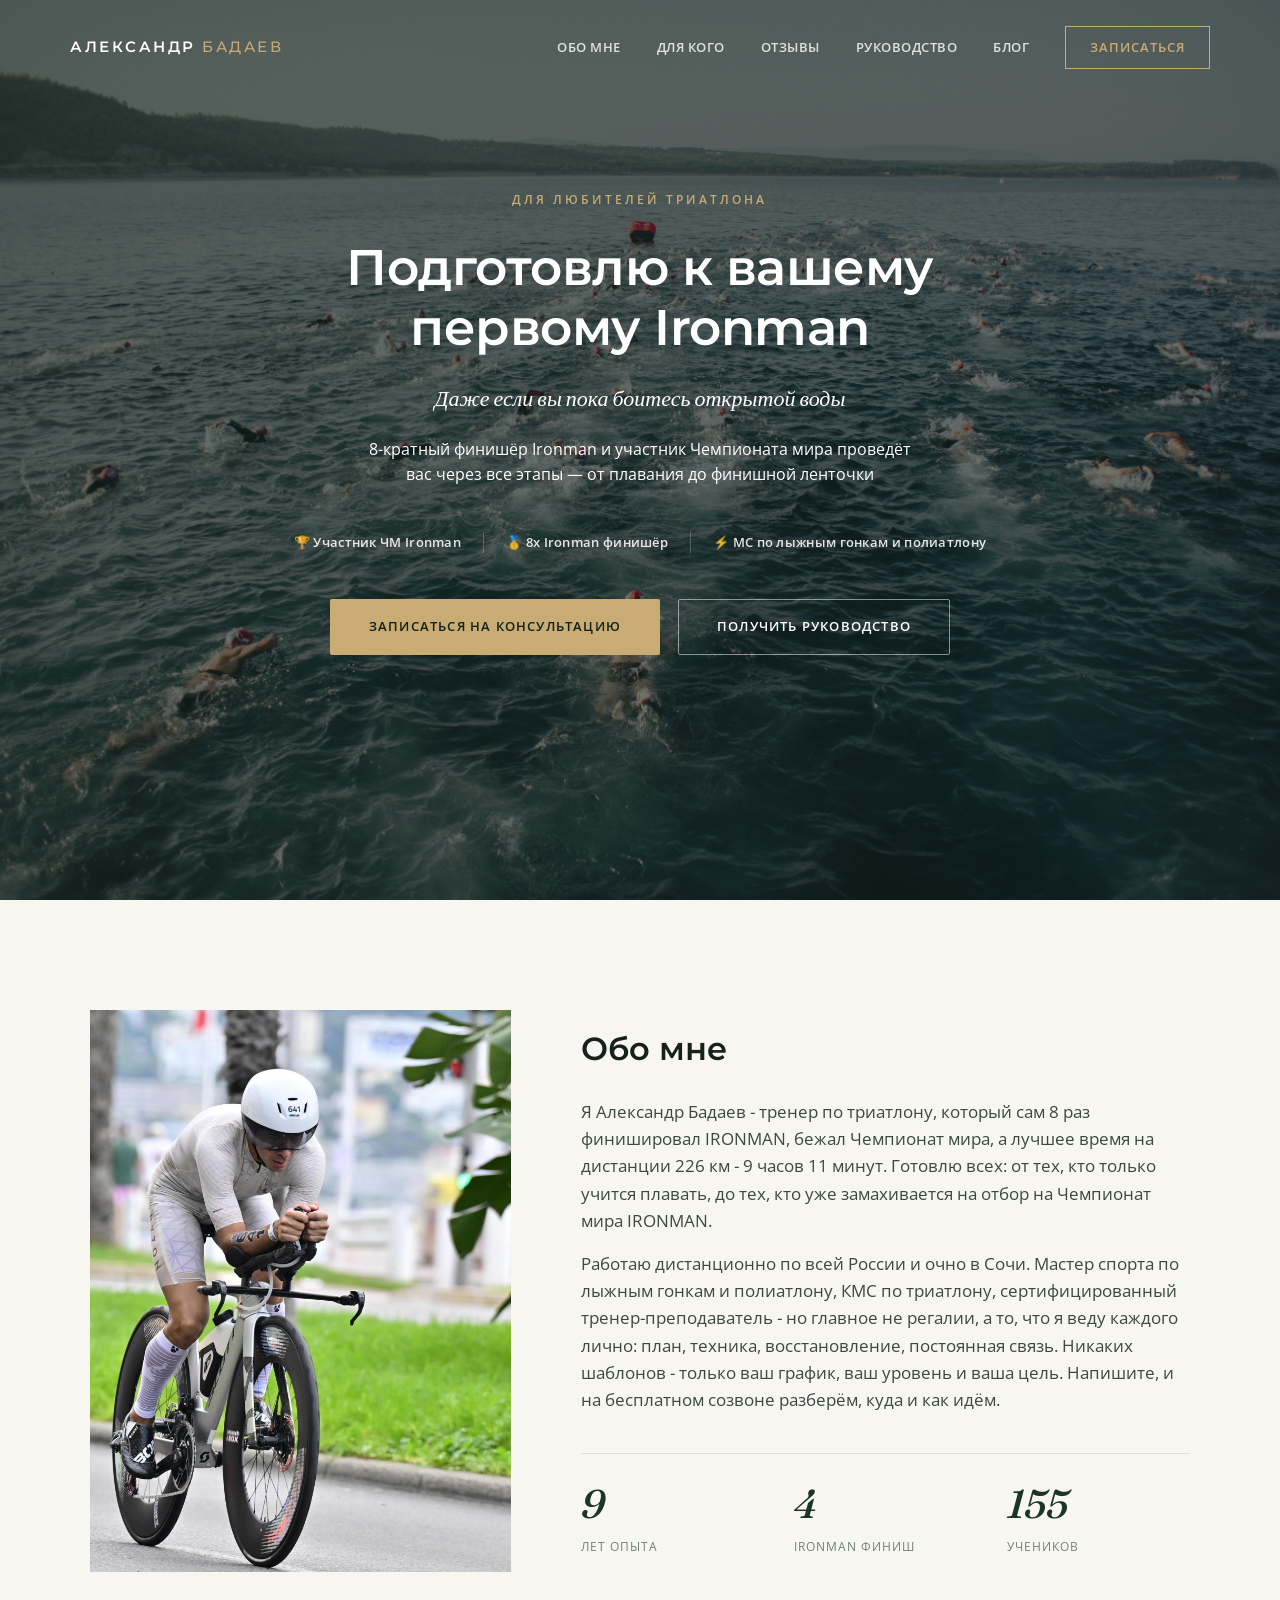
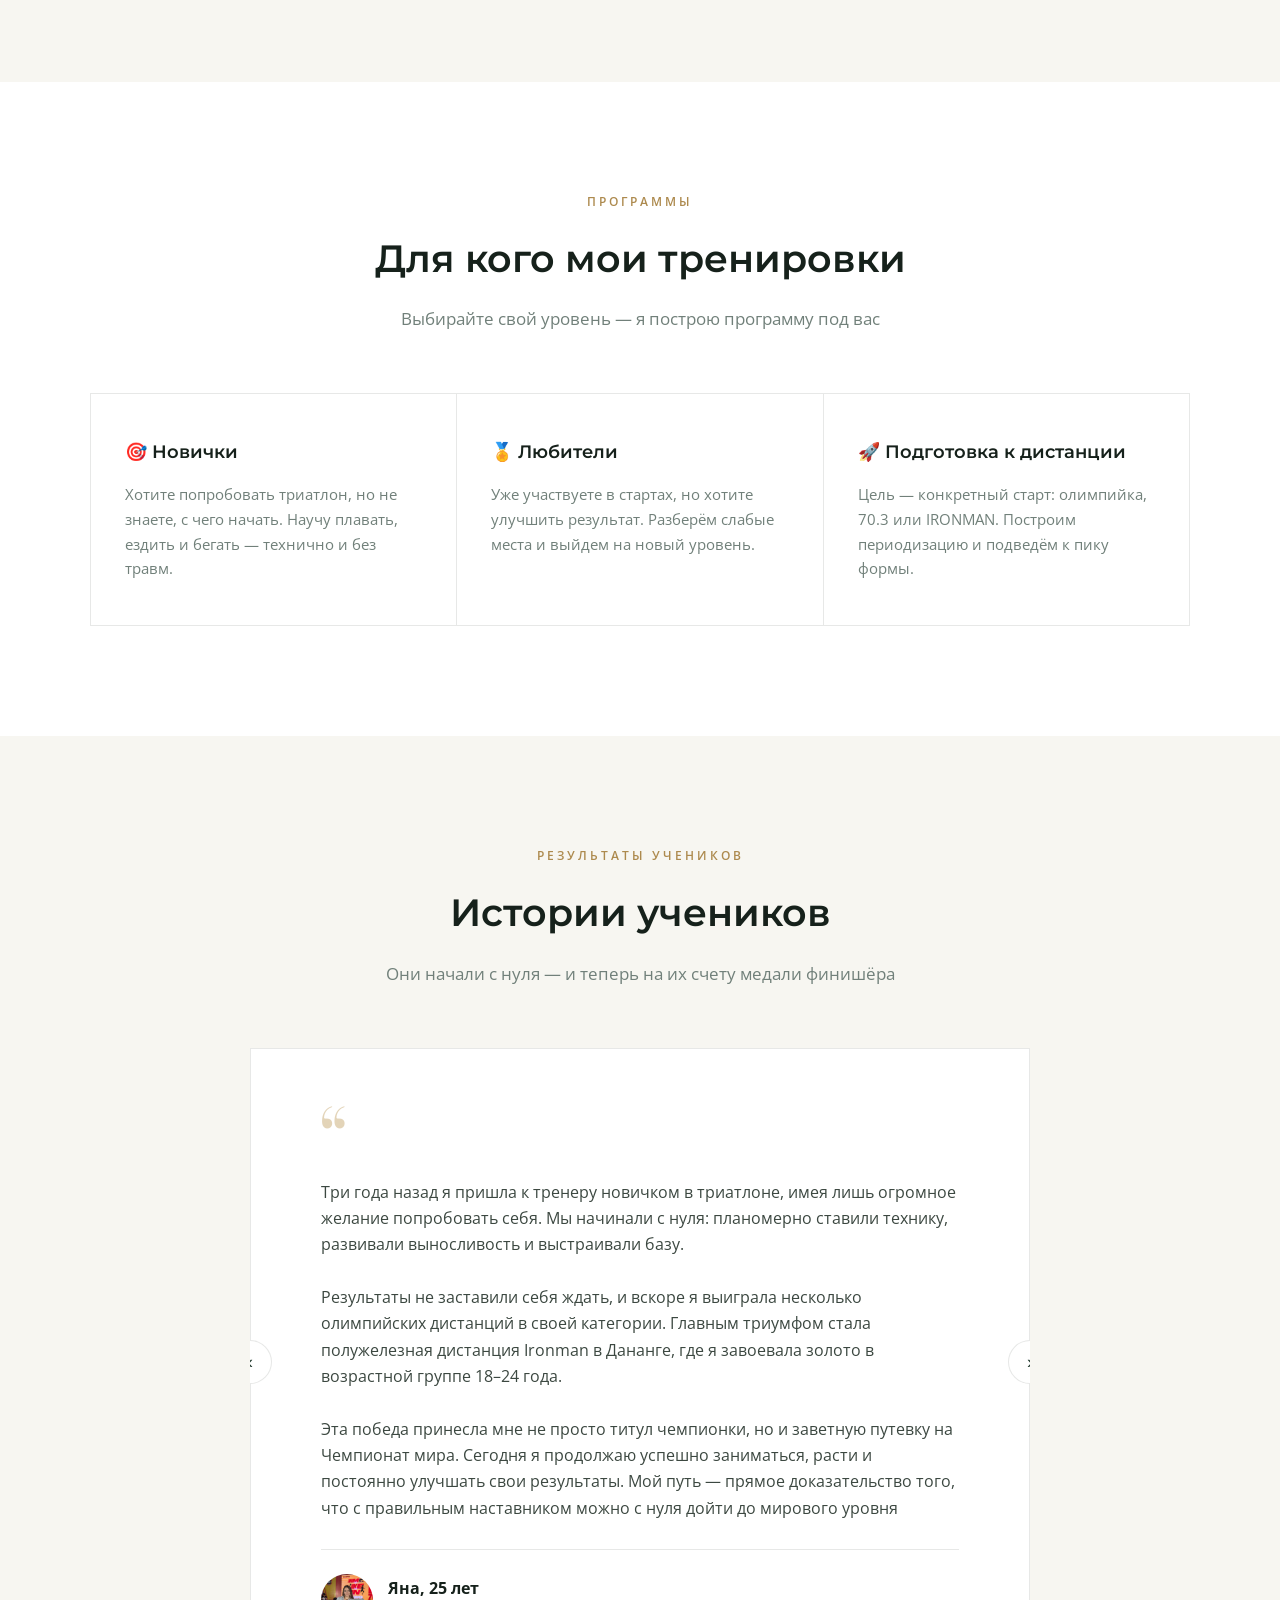
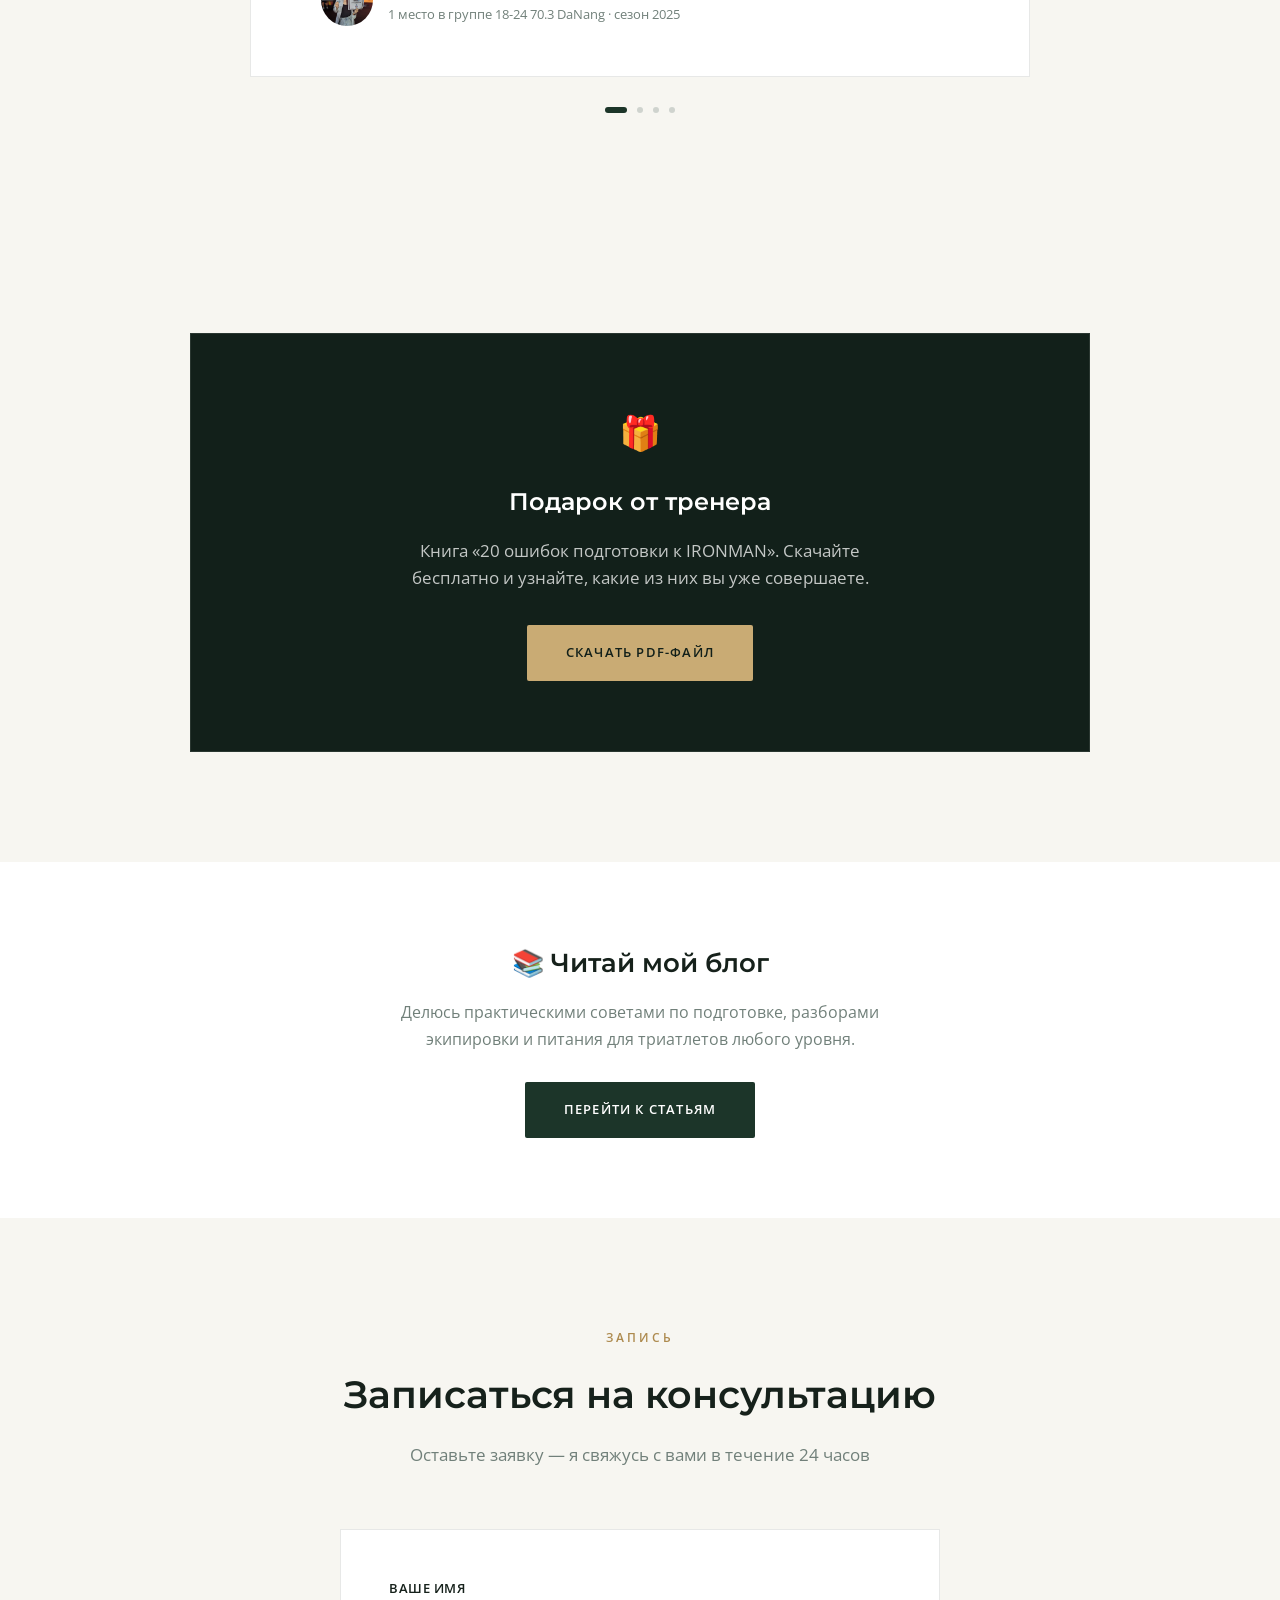
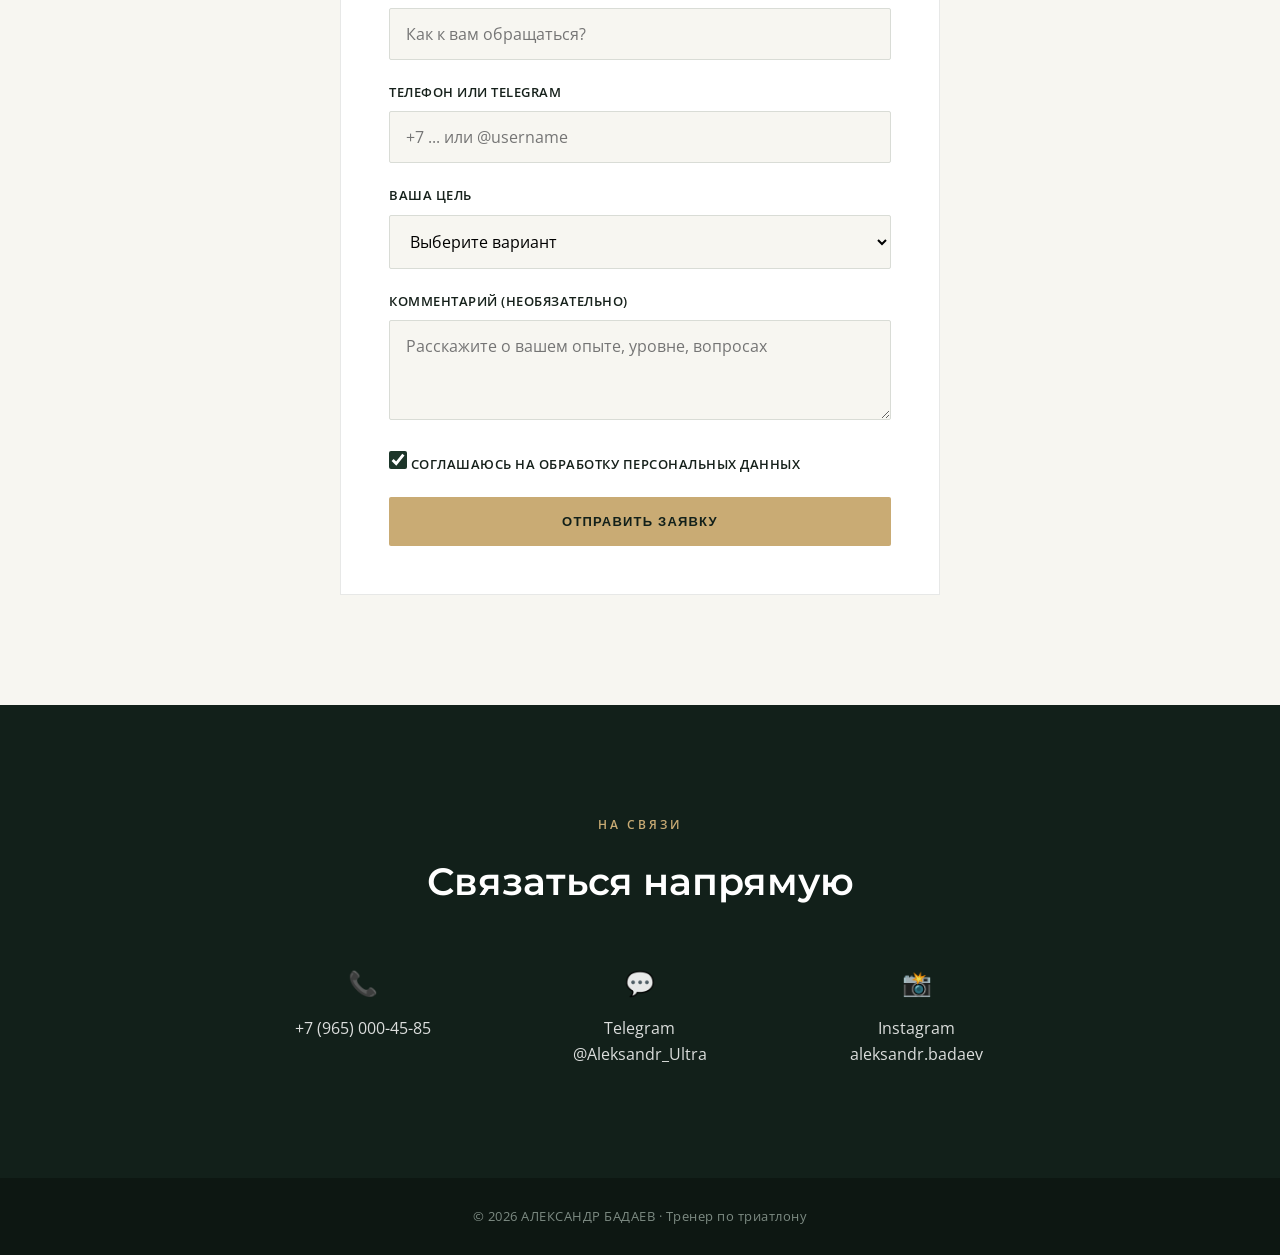
<file: index.html>
<!DOCTYPE html>
<html lang="ru">
<head>
    <meta charset="UTF-8">
    <link rel="preconnect" href="https://fonts.googleapis.com">
<link rel="preconnect" href="https://fonts.gstatic.com" crossorigin>
<link href="https://fonts.googleapis.com/css2?family=Montserrat:wght@500;600;700&family=Fraunces:ital,opsz,wght@0,9..144,500;1,9..144,500&family=Open+Sans:wght@400;600&display=swap" rel="stylesheet">
    <meta name="viewport" content="width=device-width, initial-scale=1.0">
    <meta name="description" content="Александр Бадаев - персональный тренер по триатлону. Подготовка новичков и любителей к соревнованиям. Индивидуальные тренировочные планы, консультации. Начните путь к вашей первой гонке!">
    <title>Тренер по триатлону Александр Бадаев| Персональные тренировки и подготовка к стартам</title>
    <style>
        * { margin: 0; padding: 0; box-sizing: border-box; }

        :root {
            --green-950: #12201a;
            --green-800: #1c3529;
            --green-700: #274a38;
            --green-500: #4b7361;
            --gold: #ad8a4e;
            --gold-light: #c9ab74;
            --bg: #f7f6f1;
            --paper: #ffffff;
            --ink: #16211b;
            --gray: #71807a;
            --hair: rgba(22, 33, 27, 0.1);
        }

        html { scroll-behavior: smooth; scroll-padding-top: 96px; }

        body {
            font-family: 'Open Sans', sans-serif;
            color: var(--ink);
            line-height: 1.65;
            background: var(--bg);
            overflow-x: hidden;
        }
        h1, h2, h3 {
            font-family: 'Montserrat', sans-serif;
            font-weight: 600;
        }

        @media (prefers-reduced-motion: reduce) {
            *, *::before, *::after { animation-duration: 0.001ms !important; transition-duration: 0.001ms !important; }
        }

        /* ===== ШАПКА ===== */
        .header {
            position: fixed;
            top: 0; left: 0; right: 0;
            z-index: 110;
            padding: 26px 32px;
            transition: all 0.4s ease;
        }
        .header.scrolled {
            background: rgba(18, 32, 26, 0.92);
            backdrop-filter: blur(14px);
            -webkit-backdrop-filter: blur(14px);
            padding: 16px 32px;
            box-shadow: 0 1px 0 rgba(255,255,255,0.06);
        }
        .header-container {
            max-width: 1140px;
            margin: 0 auto;
            display: flex;
            align-items: center;
            justify-content: space-between;
        }
        .logo {
            font-family: 'Montserrat', sans-serif;
            font-weight: 600;
            font-size: 15px;
            letter-spacing: 2.5px;
            color: white;
            text-decoration: none;
        }
        .logo span { color: var(--gold-light); font-weight: 500; }
        .nav { display: flex; gap: 36px; align-items: center; }
        .nav a {
            color: rgba(255,255,255,0.82);
            text-decoration: none;
            font-size: 13px;
            font-weight: 600;
            letter-spacing: 0.5px;
            text-transform: uppercase;
            transition: color 0.3s;
            position: relative;
        }
        .nav a:not(.nav-cta)::after {
            content: '';
            position: absolute;
            left: 0; bottom: -6px;
            width: 0; height: 1px;
            background: var(--gold-light);
            transition: width 0.3s ease;
        }
        .nav a:not(.nav-cta):hover::after { width: 100%; }
        .nav a:hover { color: white; }
        .nav a.nav-cta {
            border: 1px solid var(--gold-light);
            color: var(--gold-light);
            padding: 10px 24px;
            letter-spacing: 1px;
        }
        .nav a.nav-cta:hover {
            background: var(--gold-light);
            color: var(--green-950);
        }

        /* Бургер */
        .burger {
            display: none;
            flex-direction: column;
            justify-content: center;
            gap: 5px;
            width: 40px;
            height: 40px;
            background: none;
            border: none;
            cursor: pointer;
            z-index: 110;
        }
        .burger span {
            display: block;
            width: 24px;
            height: 1.5px;
            background: white;
            margin: 0 auto;
            transition: all 0.3s ease;
        }
        .burger.active span:nth-child(1) { transform: translateY(6.5px) rotate(45deg); }
        .burger.active span:nth-child(2) { opacity: 0; }
        .burger.active span:nth-child(3) { transform: translateY(-6.5px) rotate(-45deg); }

        /* ===== HERO ===== */
        .hero {
            min-height: 100vh;
            background: linear-gradient(160deg, rgba(18, 32, 26, 0.72) 0%, rgba(18, 32, 26, 0.55) 100%),
                        url('hero-bg.jpg');
            background-size: cover;
            background-position: center;
            background-attachment: fixed;
            color: white;
            display: flex;
            align-items: center;
            justify-content: center;
            text-align: center;
            padding: 40px 20px 100px;
            position: relative;
        }

        .hero-content { position: relative; z-index: 2; max-width: 760px; }

        .hero-pretitle {
            display: inline-block;
            font-size: 12px;
            font-weight: 600;
            text-transform: uppercase;
            letter-spacing: 3px;
            color: var(--gold-light);
            margin-bottom: 28px;
            animation: fadeUp 1s ease both;
        }

        .hero h1 {
            font-size: clamp(30px, 4.4vw, 50px);
            margin-bottom: 22px;
            font-weight: 600;
            letter-spacing: -0.5px;
            line-height: 1.2;
            animation: fadeUp 1s ease 0.1s both;
        }
        .hero .subtitle {
            font-family: 'Fraunces', serif;
            font-style: italic;
            font-size: clamp(18px, 2.2vw, 22px);
            margin-bottom: 20px;
            opacity: 0.9;
            font-weight: 500;
            animation: fadeUp 1s ease 0.2s both;
        }
        .hero .tagline {
            font-size: 15.5px;
            margin-bottom: 44px;
            opacity: 0.78;
            max-width: 560px;
            margin-left: auto;
            margin-right: auto;
            animation: fadeUp 1s ease 0.3s both;
        }

        @keyframes fadeUp {
            from { opacity: 0; transform: translateY(18px); }
            to { opacity: 1; transform: translateY(0); }
        }

        /* Бейджи — сдержанные, разделены тонкой линией */
        .badges {
            display: flex;
            justify-content: center;
            flex-wrap: wrap;
            gap: 0;
            margin-bottom: 46px;
            animation: fadeUp 1s ease 0.4s both;
        }
        .badge {
            font-size: 13px;
            font-weight: 600;
            letter-spacing: 0.3px;
            color: rgba(255,255,255,0.88);
            padding: 0 22px;
            border-right: 1px solid rgba(255,255,255,0.22);
        }
        .badge:last-child { border-right: none; }

        .waves { display: none; }

        /* ===== КНОПКИ ===== */
        .btn {
            display: inline-block;
            padding: 16px 38px;
            border-radius: 2px;
            text-decoration: none;
            font-weight: 600;
            font-size: 13px;
            letter-spacing: 1.2px;
            text-transform: uppercase;
            transition: all 0.35s ease;
            border: 1px solid transparent;
            cursor: pointer;
        }
        .btn-primary {
            background: var(--gold-light);
            color: var(--green-950);
        }
        .btn-primary:hover {
            background: transparent;
            border-color: var(--gold-light);
            color: var(--gold-light);
        }
        .btn-outline {
            background: transparent;
            color: white;
            border: 1px solid rgba(255,255,255,0.5);
            margin-left: 14px;
        }
        .btn-outline:hover {
            border-color: white;
            background: rgba(255,255,255,0.08);
        }

        /* ===== СЕКЦИИ ===== */
        section { padding: 110px 20px; }
        .container { max-width: 1100px; margin: 0 auto; }
        .eyebrow {
            display: block;
            text-align: center;
            font-size: 12px;
            font-weight: 600;
            letter-spacing: 3px;
            text-transform: uppercase;
            color: var(--gold);
            margin-bottom: 16px;
        }
        .section-title {
            font-size: clamp(26px, 3.4vw, 38px);
            text-align: center;
            margin-bottom: 15px;
            color: var(--ink);
            font-weight: 600;
        }
        .section-subtitle {
            text-align: center;
            color: var(--gray);
            margin-bottom: 60px;
            font-size: 17px;
            max-width: 520px;
            margin-left: auto;
            margin-right: auto;
        }

        /* ===== О ТРЕНЕРЕ ===== */
        .about {
            display: grid;
            grid-template-columns: 0.9fr 1.3fr;
            gap: 70px;
            align-items: center;
        }
        .about-photo {
            width: 100%;
            aspect-ratio: 3/4;
            background: var(--green-700);
            background-size: cover;
            background-position: center;
        }
        .about h2 { text-align: left; margin-bottom: 22px; font-size: clamp(24px, 3vw, 32px); }
        .about p { margin-bottom: 16px; font-size: 16.5px; color: #3c4841; }
        .achievements {
            display: grid;
            grid-template-columns: repeat(3, 1fr);
            gap: 30px;
            margin-top: 40px;
            padding-top: 30px;
            border-top: 1px solid var(--hair);
        }
        .achievement { text-align: left; }
        .achievement .num {
            font-family: 'Fraunces', serif;
            font-style: italic;
            font-size: 40px;
            font-weight: 500;
            color: var(--green-800);
            display: block;
            line-height: 1;
            margin-bottom: 8px;
        }
        .achievement .label {
            font-size: 12px;
            color: var(--gray);
            text-transform: uppercase;
            letter-spacing: 1px;
        }

        /* ===== ДЛЯ КОГО ===== */
        .for-whom { background: var(--paper); }
        .targets {
            display: grid;
            grid-template-columns: repeat(auto-fit, minmax(250px, 1fr));
            gap: 0;
            border-top: 1px solid var(--hair);
            border-left: 1px solid var(--hair);
        }
        .target-card {
            padding: 44px 34px;
            background: var(--paper);
            border-right: 1px solid var(--hair);
            border-bottom: 1px solid var(--hair);
            transition: background 0.3s ease;
        }
        .target-card:hover { background: var(--bg); }
        .target-card h3 {
            color: var(--ink);
            margin-bottom: 14px;
            font-size: 18px;
            font-weight: 600;
        }
        .target-card p { color: var(--gray); font-size: 15px; }

        /* ===== СЛАЙДЕР ===== */
        .reviews { background: var(--bg); }
        .slider {
            position: relative;
            max-width: 780px;
            margin: 0 auto;
            overflow: hidden;
        }
        .slider-track {
            display: flex;
            transition: transform 0.6s cubic-bezier(0.4, 0, 0.2, 1);
        }
        .review-card {
            min-width: 100%;
            padding: 50px 70px;
            background: var(--paper);
            border: 1px solid var(--hair);
            text-align: left;
            position: relative;
        }
        .review-card::before {
            content: '“';
            font-family: 'Fraunces', serif;
            font-size: 90px;
            color: var(--gold-light);
            opacity: 0.5;
            line-height: 1;
            display: block;
            margin-bottom: -10px;
        }
        .review-author {
            display: flex;
            align-items: center;
            gap: 15px;
            margin-top: 28px;
            padding-top: 24px;
            border-top: 1px solid var(--hair);
        }

        .review-photo {
            width: 52px;
            height: 52px;
            border-radius: 50%;
            object-fit: cover;
            object-position: center;
            flex-shrink: 0;
            display: block;
        }

        .review-info .author {
            font-weight: 700;
            color: var(--ink);
            font-size: 16px;
            margin-bottom: 3px;
        }

        .review-info .distance {
            color: var(--gray);
            font-size: 13px;
            margin: 0;
        }

        .review-card .quote {
            font-size: 15.5px;
            color: #3c4841;
            margin-bottom: 0;
            line-height: 1.7;
        }
        .slider-btn {
            position: absolute;
            top: 50%;
            transform: translateY(-50%);
            background: var(--paper);
            border: 1px solid var(--hair);
            width: 44px; height: 44px;
            border-radius: 50%;
            cursor: pointer;
            font-size: 18px;
            color: var(--green-800);
            transition: all 0.3s;
            z-index: 10;
        }
        .slider-btn:hover {
            background: var(--green-800);
            color: white;
            border-color: var(--green-800);
        }
        .slider-btn.prev { left: -22px; }
        .slider-btn.next { right: -22px; }
        .slider-dots {
            display: flex;
            justify-content: center;
            gap: 10px;
            margin-top: 30px;
        }
        .dot {
            width: 6px; height: 6px;
            border-radius: 50%;
            background: #cfd3ce;
            cursor: pointer;
            transition: all 0.3s;
        }
        .dot.active { background: var(--green-800); width: 22px; border-radius: 3px; }

        /* ===== ЛИД-МАГНИТ ===== */
        .lead-magnet {
            background: var(--green-950);
            color: white;
            text-align: center;
            max-width: 900px;
            margin: 0 auto;
            padding: 70px 40px;
            border: 1px solid rgba(255,255,255,0.1);
        }
        .lead-magnet .gift-icon {
            font-size: 34px;
            margin-bottom: 22px;
            display: inline-block;
        }
        .lead-magnet h2 { color: white; margin-bottom: 15px; font-weight: 600; }
        .lead-magnet p {
            font-size: 16.5px;
            margin-bottom: 34px;
            opacity: 0.75;
            max-width: 520px;
            margin-left: auto;
            margin-right: auto;
        }

        /* ===== ФОРМА ===== */
        .contact-form {
            max-width: 600px;
            margin: 0 auto;
            background: var(--paper);
            padding: 48px;
            border: 1px solid var(--hair);
        }
        .form-group { margin-bottom: 22px; }
        .form-group label {
            display: block;
            margin-bottom: 8px;
            font-weight: 600;
            font-size: 13px;
            text-transform: uppercase;
            letter-spacing: 0.5px;
            color: var(--ink);
        }
        .form-group input,
        .form-group textarea,
        .form-group select {
            width: 100%;
            padding: 14px 16px;
            border: 1px solid #d9dcd6;
            border-radius: 2px;
            font-size: 16px;
            font-family: inherit;
            background: var(--bg);
            transition: all 0.3s;
        }
        .form-group input:focus,
        .form-group textarea:focus,
        .form-group select:focus {
            outline: none;
            border-color: var(--green-800);
            background: white;
        }
        .form-group textarea { resize: vertical; min-height: 100px; }
        .contact-form .btn { width: 100%; }
        .consent {
        display: flex;
        align-items: flex-start;
        gap: 10px;
        font-size: 13px;
        color: var(--gray);
        cursor: pointer;
        line-height: 1.5;
        font-weight: 400;
        text-transform: none;
        }
        .consent input {
        width: 18px;
        height: 18px;
        margin-top: 2px;
        accent-color: var(--green-800);
        cursor: pointer;
        flex-shrink: 0;
        }
        .form-success {
        text-align: center;
        padding: 40px 20px;
        font-size: 17px;
        font-weight: 600;
        color: var(--green-800);
        line-height: 1.6;
        }

        /* ===== КОНТАКТЫ ===== */
        .contacts-section { background: var(--green-950); color: white; text-align: center; }
        .contacts-section h2 { color: white; }
        .contacts-grid {
            display: grid;
            grid-template-columns: repeat(auto-fit, minmax(200px, 1fr));
            gap: 30px;
            max-width: 800px;
            margin: 50px auto 0;
        }
        .contact-item a {
            color: rgba(255,255,255,0.85);
            text-decoration: none;
            font-size: 16px;
            transition: all 0.3s;
            display: inline-block;
        }
        .contact-item a:hover { color: var(--gold-light); }
        .contact-item .icon {
            font-size: 24px;
            margin-bottom: 12px;
            display: block;
            opacity: 0.9;
        }

        footer {
            background: #0d1712;
            color: #7c8a82;
            text-align: center;
            padding: 28px;
            font-size: 13px;
            letter-spacing: 0.5px;
        }

        /* ===== АНИМАЦИИ ПРИ СКРОЛЛЕ ===== */
        .fade-in {
            opacity: 0;
            transform: translateY(30px);
            transition: all 0.8s cubic-bezier(0.4, 0, 0.2, 1);
        }
        .fade-in.visible { opacity: 1; transform: translateY(0); }
        .fade-in-left {
            opacity: 0;
            transform: translateX(-30px);
            transition: all 0.8s cubic-bezier(0.4, 0, 0.2, 1);
        }
        .fade-in-left.visible { opacity: 1; transform: translateX(0); }
        .fade-in-right {
            opacity: 0;
            transform: translateX(30px);
            transition: all 0.8s cubic-bezier(0.4, 0, 0.2, 1);
        }
        .fade-in-right.visible { opacity: 1; transform: translateX(0); }

        /* ===== АДАПТИВ ===== */
        @media (max-width: 860px) {
            .about { grid-template-columns: 1fr; gap: 36px; }
            .about-photo { max-width: 320px; margin: 0 auto; }
        }

        @media (max-width: 768px) {
            .hero {
                background-attachment: scroll;
            }

            select {
                -webkit-appearance: none !important;
                appearance: none !important;
                border-radius: 2px;
                padding: 15px;
                font-size: 16px;
                border: 1px solid #d9dcd6;
                width: 100%;
            }

            section { padding: 72px 20px; }

            .burger { display: flex; }

            .header { padding: 18px 20px; }
            .header.scrolled { padding: 14px 20px; }

            .nav {
                position: fixed;
                top: 0; right: 0;
                height: 100vh;
                width: min(78vw, 320px);
                background: var(--green-950);
                flex-direction: column;
                align-items: flex-start;
                justify-content: center;
                gap: 30px;
                padding: 40px;
                transform: translateX(100%);
                transition: transform 0.4s ease;
                z-index: 105;
            }
            .nav.open { transform: translateX(0); }
            .nav a { font-size: 15px; }
            .nav a.nav-cta { align-self: flex-start; }

            .nav-overlay {
                display: none;
                position: fixed;
                inset: 0;
                background: rgba(13, 23, 18, 0.5);
                z-index: 104;
            }
            .nav-overlay.open { display: block; }

            .badges { flex-direction: column; gap: 10px; }
            .badge { border-right: none; padding: 0; }

            .btn-outline { margin-left: 0; margin-top: 12px; }

            .achievements { gap: 16px; }
            .achievement .num { font-size: 30px; }

            .review-card { padding: 34px 26px; }
            .review-card::before { font-size: 60px; }
            .review-card .quote { font-size: 14.5px; }
            .review-photo { width: 46px; height: 46px; }
            .review-info .author { font-size: 15px; }

            .slider-btn { width: 38px; height: 38px; font-size: 16px; }
            .slider-btn.prev { left: 6px; }
            .slider-btn.next { right: 6px; }

            .contact-form { padding: 30px 24px; }
        }
    </style>
   </head>
<body>

<header class="header" id="header">
    <div class="header-container">
        <a href="#" class="logo">АЛЕКСАНДР <span>БАДАЕВ</span></a>
        <nav class="nav" id="nav">
            <a href="#about">Обо мне</a>
            <a href="#for-whom">Для кого</a>
            <a href="#reviews">Отзывы</a>
            <a href="#gift">Руководство</a>
            <a href="blog/">Блог</a>
            <a href="#form" class="nav-cta">Записаться</a>
        </nav>
        <button class="burger" id="burger" aria-label="Меню" aria-expanded="false">
            <span></span><span></span><span></span>
        </button>
    </div>
</header>
<div class="nav-overlay" id="navOverlay"></div>

    <!-- HERO -->
    <section class="hero">
     <div class="hero-content">
          <p class="hero-pretitle">Для любителей триатлона</p>
          <h1>Подготовлю к вашему <br> первому Ironman</h1>
          <p class="subtitle">Даже если вы пока боитесь открытой воды</p>
          <p class="tagline">8-кратный финишёр Ironman и участник Чемпионата мира проведёт вас через все этапы — от плавания до финишной ленточки</p>

         <div class="badges">
         <div class="badge">🏆 Участник ЧМ Ironman</div>
         <div class="badge">🥇 8x Ironman финишёр</div>
         <div class="badge">⚡ МС по лыжным гонкам и полиатлону</div>
         </div>

         <div>
         <a href="#form" class="btn btn-primary">Записаться на консультацию</a>
         <a href="#gift" class="btn btn-outline">Получить руководство
        </a>
         </div>
     </div>
    </section>

    <!-- О ТРЕНЕРЕ -->
    <section id="about">
        <div class="container">
            <div class="about">
                <div class="about-photo fade-in-left" style="background-image: url('photo.jpg');"></div>
                <div class="fade-in-right">
                    <h2>Обо мне</h2>
                    <p>Я Александр Бадаев - тренер по триатлону, который сам 8 раз финишировал IRONMAN, бежал Чемпионат мира, а лучшее время на дистанции 226 км - 9 часов 11 минут. Готовлю всех: от тех, кто только учится плавать, до тех, кто уже замахивается на отбор на Чемпионат мира IRONMAN.</p>
                    <p>Работаю дистанционно по всей России и очно в Сочи. Мастер спорта по лыжным гонкам и полиатлону, КМС по триатлону, сертифицированный тренер-преподаватель - но главное не регалии, а то, что я веду каждого лично: план, техника, восстановление, постоянная связь. Никаких шаблонов - только ваш график, ваш уровень и ваша цель. Напишите, и на бесплатном созвоне разберём, куда и как идём.</p>

                    <div class="achievements">
                        <div class="achievement">
                            <span class="num" data-target="16">0</span>
                            <span class="label">лет опыта</span>
                        </div>
                        <div class="achievement">
                            <span class="num" data-target="8">0</span>
                            <span class="label">IRONMAN финиш</span>
                        </div>
                        <div class="achievement">
                            <span class="num" data-target="250">0</span>
                            <span class="label">учеников</span>
                        </div>
                    </div>
                </div>
            </div>
        </div>
    </section>

    <!-- ДЛЯ КОГО -->
    <section class="for-whom" id="for-whom">
        <div class="container">
            <span class="eyebrow fade-in">Программы</span>
            <h2 class="section-title fade-in">Для кого мои тренировки</h2>
            <p class="section-subtitle fade-in">Выбирайте свой уровень — я построю программу под вас</p>
            <div class="targets">
                <div class="target-card fade-in">
                    <h3>🎯 Новички</h3>
                    <p>Хотите попробовать триатлон, но не знаете, с чего начать. Научу плавать, ездить и бегать — технично и без травм.</p>
                </div>
                <div class="target-card fade-in">
                    <h3>🏅 Любители</h3>
                    <p>Уже участвуете в стартах, но хотите улучшить результат. Разберём слабые места и выйдем на новый уровень.</p>
                </div>
                <div class="target-card fade-in">
                    <h3>🚀 Подготовка к дистанции</h3>
                    <p>Цель — конкретный старт: олимпийка, 70.3 или IRONMAN. Построим периодизацию и подведём к пику формы.</p>
                </div>
            </div>
        </div>
    </section>

    <!-- ОТЗЫВЫ -->
    <section class="reviews" id="reviews">
        <div class="container">
            <span class="eyebrow fade-in">Результаты учеников</span>
            <h2 class="section-title fade-in">Истории учеников</h2>
            <p class="section-subtitle fade-in">Они начали с нуля — и теперь на их счету медали финишёра</p>

            <div class="slider fade-in">
                <div class="slider-track" id="sliderTrack">
                    <div class="review-card">
                      <p class="quote">Три года назад я пришла к тренеру новичком в триатлоне, имея лишь огромное желание попробовать себя. Мы начинали с нуля: планомерно ставили технику, развивали выносливость и выстраивали базу. <br><br>Результаты не заставили себя ждать, и вскоре я выиграла несколько олимпийских дистанций в своей категории. Главным триумфом стала полужелезная дистанция Ironman в Дананге, где я завоевала золото в возрастной группе 18–24 года. <br><br>Эта победа принесла мне не просто титул чемпионки, но и заветную путевку на Чемпионат мира. Сегодня я продолжаю успешно заниматься, расти и постоянно улучшать свои результаты. Мой путь — прямое доказательство того, что с правильным наставником можно с нуля дойти до мирового уровня</p>
                      <div class="review-author">
                        <img src="review1.jpg" alt="Яна" class="review-photo">
                        <div class="review-info">
                          <p class="author">Яна, 25 лет</p>
                          <p class="distance">1 место в группе 18-24 70.3 DaNang · сезон 2025</p>
                        </div>
                      </div>
                    </div>

                    <div class="review-card">
                      <p class="quote">Тренерскому делу можно научиться, но быть хорошим тренером - это талант. И у Саши он есть! Спасибо ему за Большие результаты, достигнутые мной, они, без сомнения - огромная его заслуга.
                      Спасибо и за ценности, которые прививает своим воспитанникам и учит их чтить.
                      <br><br>Спасибо Саше и за человеческие качества - честность, доброту, отзывчивость, порядочность, проницательность и способность принимать дальновидные решения. Я очень надеюсь, что и в дальнейшем он не оставите нас без своей поддержки 💪 🥇 🏊 🚴 🏃🥇</p>
                      <div class="review-author">
                        <img src="review2.jpg" alt="Антон" class="review-photo">
                        <div class="review-info">
                          <p class="author">Антон, 37 лет</p>
                          <p class="distance">3 место 28км плавание · сезон 2022</p>
                        </div>
                      </div>
                    </div>

                   <div class="review-card">
                      <p class="quote">Я пришел к Александру в апреле 2021 года, до триатлона довольно много бегал и катался на велосипеде, но очень боялся и не любил плавать из-за страха открытой воды. Мой предыдущий результат на дистанции 113 в Выборге едва вышел из 6 часов, поэтому целью на IronMan в Санкт-Петербурге мы поставили 5:30. Благодаря индивидуальным занятиям в начале пути мы быстро настроились на совместную работу. <br><br>В итоге я финишировал со временем 5:09 и остался очень доволен результатом. Триатлон прекрасен своим разнообразием и заставляет жестко планировать распорядок дня, что полезно для продуктивной жизни. Я рекомендую Александра как тренера тем, кто хочет понять и полюбить циклические виды спорта. С ним вы выйдете на старт сильными и уверенными, что эта дистанция вам по плечу.</p>
                      <div class="review-author">
                        <img src="review3.jpg" alt="Андрей" class="review-photo">
                        <div class="review-info">
                          <p class="author">Андрей, 38 лет</p>
                          <p class="distance">Финишёр 70.3 · сезон 2021</p>
                        </div>
                      </div>
                    </div>

                    <div class="review-card">
                      <p class="quote">Александр — великолепный тренер. Моя задача была подготовиться за 9 месяцев к моей первой половинке железной дистанции в Сочи. При этом — основное требование было, к тому чтобы безопасно пройти дистанцию, так как ранее была травма в процессе самостоятельной подготовки. Александр, внимательно подходил к подготовке планов, а личные встречи помогали понять на какие нюансы надо обращать внимание. <br><br>Планы — не универсальные, а берут во внимание особенности жизни спортсмена. Александр, также помог подобрать оптимальную экипировку для старта, всегда был на связи и полно и внимательно отвечал на вопросы. Дистанция взята.<br><br>Могу смело рекомендовать работать с Александром!</p>
                      <div class="review-author">
                        <img src="review4.jpg" alt="Алексей" class="review-photo">
                        <div class="review-info">
                          <p class="author">Артем, 38 лет</p>
                          <p class="distance">Финишёр 70.3 · сезон 2021</p>
                        </div>
                      </div>
                    </div>
                </div>
                <button class="slider-btn prev" onclick="moveSlide(-1)">‹</button>
                <button class="slider-btn next" onclick="moveSlide(1)">›</button>
            </div>
            <div class="slider-dots" id="sliderDots"></div>
        </div>
    </section>

    <!-- ЛИД-МАГНИТ -->
    <section id="gift">
        <div class="container">
            <div class="lead-magnet fade-in">
                <div class="gift-icon">🎁</div>
                <h2>Подарок от тренера</h2>
                <p>Книга «20 ошибок подготовки к IRONMAN». Скачайте бесплатно и узнайте, какие из них вы уже совершаете.</p>
                <a href="20_oshibok_podgotovki_k_Ironman.pdf" download class="btn btn-primary">Скачать pdf-файл</a>
            </div>
        </div>
    </section>

    <!-- БАННЕР БЛОГА -->
    <section style="background: var(--paper); padding: 80px 20px; text-align: center;">
        <div class="container fade-in">
            <h2 class="section-title" style="font-size: 26px; margin-bottom: 15px;">📚 Читай мой блог</h2>
            <p style="color: var(--gray); margin-bottom: 30px; max-width: 560px; margin-left: auto; margin-right: auto;">
                Делюсь практическими советами по подготовке, разборами экипировки и питания для триатлетов любого уровня.
            </p>
            <a href="blog/" class="btn btn-primary" style="background: var(--green-800); color: white;">Перейти к статьям</a>
        </div>
    </section>

    <!-- ФОРМА -->
    <section id="form">
        <div class="container">
            <span class="eyebrow fade-in">Запись</span>
            <h2 class="section-title fade-in">Записаться на консультацию</h2>
            <p class="section-subtitle fade-in">Оставьте заявку — я свяжусь с вами в течение 24 часов</p>

            <form class="contact-form fade-in" action="https://formspree.io/f/mvkpggjy" method="POST">
                <div class="form-group">
                    <label for="name">Ваше имя</label>
                    <input type="text" id="name" name="name" required placeholder="Как к вам обращаться?">
                </div>
                <div class="form-group">
                    <label for="phone">Телефон или Telegram</label>
                    <input type="text" id="phone" name="phone" required placeholder="+7 ... или @username">
                </div>
                <div class="form-group">
                    <label for="goal">Ваша цель</label>
                    <select id="goal" name="goal" required>
                        <option value="">Выберите вариант</option>
                        <option>Хочу попробовать триатлон</option>
                        <option>Готовлюсь к первой олимпийке</option>
                        <option>Готовлюсь к 70.3 (половинке)</option>
                        <option>Готовлюсь к IRONMAN</option>
                        <option>Улучшить текущий результат</option>
                    </select>
                </div>
                <div class="form-group">
                    <label for="message">Комментарий (необязательно)</label>
                    <textarea id="message" name="message" placeholder="Расскажите о вашем опыте, уровне, вопросах"></textarea>
                </div>
                                <div class="form-group">
                    <label class="consent">
                        <input type="checkbox" required checked>
                        <span>Соглашаюсь на обработку персональных данных</span>
                    </label>
                </div>
                <button type="submit" class="btn btn-primary">Отправить заявку</button>
            </form>
        </div>
    </section>

    <!-- КОНТАКТЫ -->
    <section class="contacts-section">
        <div class="container">
            <span class="eyebrow fade-in" style="color: var(--gold-light);">На связи</span>
            <h2 class="section-title fade-in">Связаться напрямую</h2>
            <div class="contacts-grid">
                <div class="contact-item fade-in">
                    <span class="icon">📞</span>
                    <a href="tel:+79650004585">+7 (965) 000-45-85</a>
                </div>
                <div class="contact-item fade-in">
                    <span class="icon">💬</span>
                    <a href="https://t.me/Aleksandr_Ultra" target="_blank">Telegram <br> @Aleksandr_Ultra</a>
                </div>
                <div class="contact-item fade-in">
                    <span class="icon">📸</span>
                    <a href="https://instagram.com/aleksandr.badaev" target="_blank">Instagram <br> aleksandr.badaev </a>
                </div>
            </div>
        </div>
    </section>

    <footer>
        © 2026 АЛЕКСАНДР БАДАЕВ · Тренер по триатлону
    </footer>

    <script>
        // ===== СЛАЙДЕР =====
        const track = document.getElementById('sliderTrack');
        const slides = track.children;
        const totalSlides = slides.length;
        let currentSlide = 0;
        const dotsContainer = document.getElementById('sliderDots');

        for (let i = 0; i < totalSlides; i++) {
            const dot = document.createElement('div');
            dot.classList.add('dot');
            if (i === 0) dot.classList.add('active');
            dot.addEventListener('click', () => goToSlide(i));
            dotsContainer.appendChild(dot);
        }

        function updateSlider() {
            track.style.transform = `translateX(-${currentSlide * 100}%)`;
            document.querySelectorAll('.dot').forEach((d, i) => {
                d.classList.toggle('active', i === currentSlide);
            });
        }

        function moveSlide(dir) {
            currentSlide = (currentSlide + dir + totalSlides) % totalSlides;
            updateSlider();
        }

        function goToSlide(idx) {
            currentSlide = idx;
            updateSlider();
        }

        // ===== АНИМАЦИЯ ПРИ СКРОЛЛЕ =====
        const observer = new IntersectionObserver((entries) => {
            entries.forEach(entry => {
                if (entry.isIntersecting) entry.target.classList.add('visible');
            });
        }, { threshold: 0.15 });

        document.querySelectorAll('.fade-in, .fade-in-left, .fade-in-right').forEach(el => observer.observe(el));

        // ===== АНИМИРОВАННЫЕ СЧЁТЧИКИ =====
        const counters = document.querySelectorAll('.achievement .num');
        const counterObserver = new IntersectionObserver((entries) => {
            entries.forEach(entry => {
                if (entry.isIntersecting) {
                    const el = entry.target;
                    const target = +el.getAttribute('data-target');
                    let current = 0;
                    const step = target / 50;
                    const timer = setInterval(() => {
                        current += step;
                        if (current >= target) {
                            el.textContent = target + (target >= 100 ? '+' : '');
                            clearInterval(timer);
                        } else {
                            el.textContent = Math.floor(current);
                        }
                    }, 30);
                    counterObserver.unobserve(el);
                }
            });
        }, { threshold: 0.5 });

        counters.forEach(c => counterObserver.observe(c));

        // ===== ШАПКА =====
        const header = document.getElementById('header');
        window.addEventListener('scroll', () => {
            header.classList.toggle('scrolled', window.scrollY > 50);
        });

        // ===== БУРГЕР-МЕНЮ =====
        const burger = document.getElementById('burger');
        const nav = document.getElementById('nav');
        const navOverlay = document.getElementById('navOverlay');

        function closeMenu() {
            burger.classList.remove('active');
            nav.classList.remove('open');
            navOverlay.classList.remove('open');
            burger.setAttribute('aria-expanded', 'false');
        }

        burger.addEventListener('click', () => {
            const isOpen = nav.classList.toggle('open');
            burger.classList.toggle('active', isOpen);
            navOverlay.classList.toggle('open', isOpen);
            burger.setAttribute('aria-expanded', String(isOpen));
        });

        navOverlay.addEventListener('click', closeMenu);
        nav.querySelectorAll('a').forEach(a => a.addEventListener('click', closeMenu));

        // ===== ФОРМА: отправка без перезагрузки =====
        const form = document.querySelector('.contact-form');
        form.addEventListener('submit', async (e) => {
            e.preventDefault();
            const btn = form.querySelector('button[type="submit"]');
            const original = btn.textContent;
            btn.textContent = 'Отправляю...';
            btn.disabled = true;
            try {
                const res = await fetch(form.action, {
                    method: 'POST',
                    body: new FormData(form),
                    headers: { 'Accept': 'application/json' }
                });
                if (res.ok) {
                    form.innerHTML = '<div class="form-success">✅ Заявка отправлена!<br>Свяжусь с вами в течение 24 часов.</div>';
                } else {
                    btn.textContent = original;
                    btn.disabled = false;
                    alert('Не удалось отправить. Попробуйте ещё раз.');
                }
            } catch {
                btn.textContent = original;
                btn.disabled = false;
                alert('Проверьте подключение к интернету и попробуйте ещё раз.');
            }
        });
    </script>
<!-- Yandex.Metrika counter -->
<script type="text/javascript">
    (function(m,e,t,r,i,k,a){
        m[i]=m[i]||function(){(m[i].a=m[i].a||[]).push(arguments)};
        m[i].l=1*new Date();
        for (var j = 0; j < document.scripts.length; j++) {if (document.scripts[j].src === r) { return; }}
        k=e.createElement(t),a=e.getElementsByTagName(t)[0],k.async=1,k.src=r,a.parentNode.insertBefore(k,a)
    })(window, document,'script','https://mc.yandex.ru/metrika/tag.js?id=111830556', 'ym');

    ym(111830556, 'init', {ssr:true, webvisor:true, clickmap:true, ecommerce:"dataLayer", referrer: document.referrer, url: location.href, accurateTrackBounce:true, trackLinks:true});
</script>
<noscript><div><img src="https://mc.yandex.ru/watch/111830556" style="position:absolute; left:-9999px;" alt="" /></div></noscript>
<!-- /Yandex.Metrika counter -->
</body>
</html>
</file>
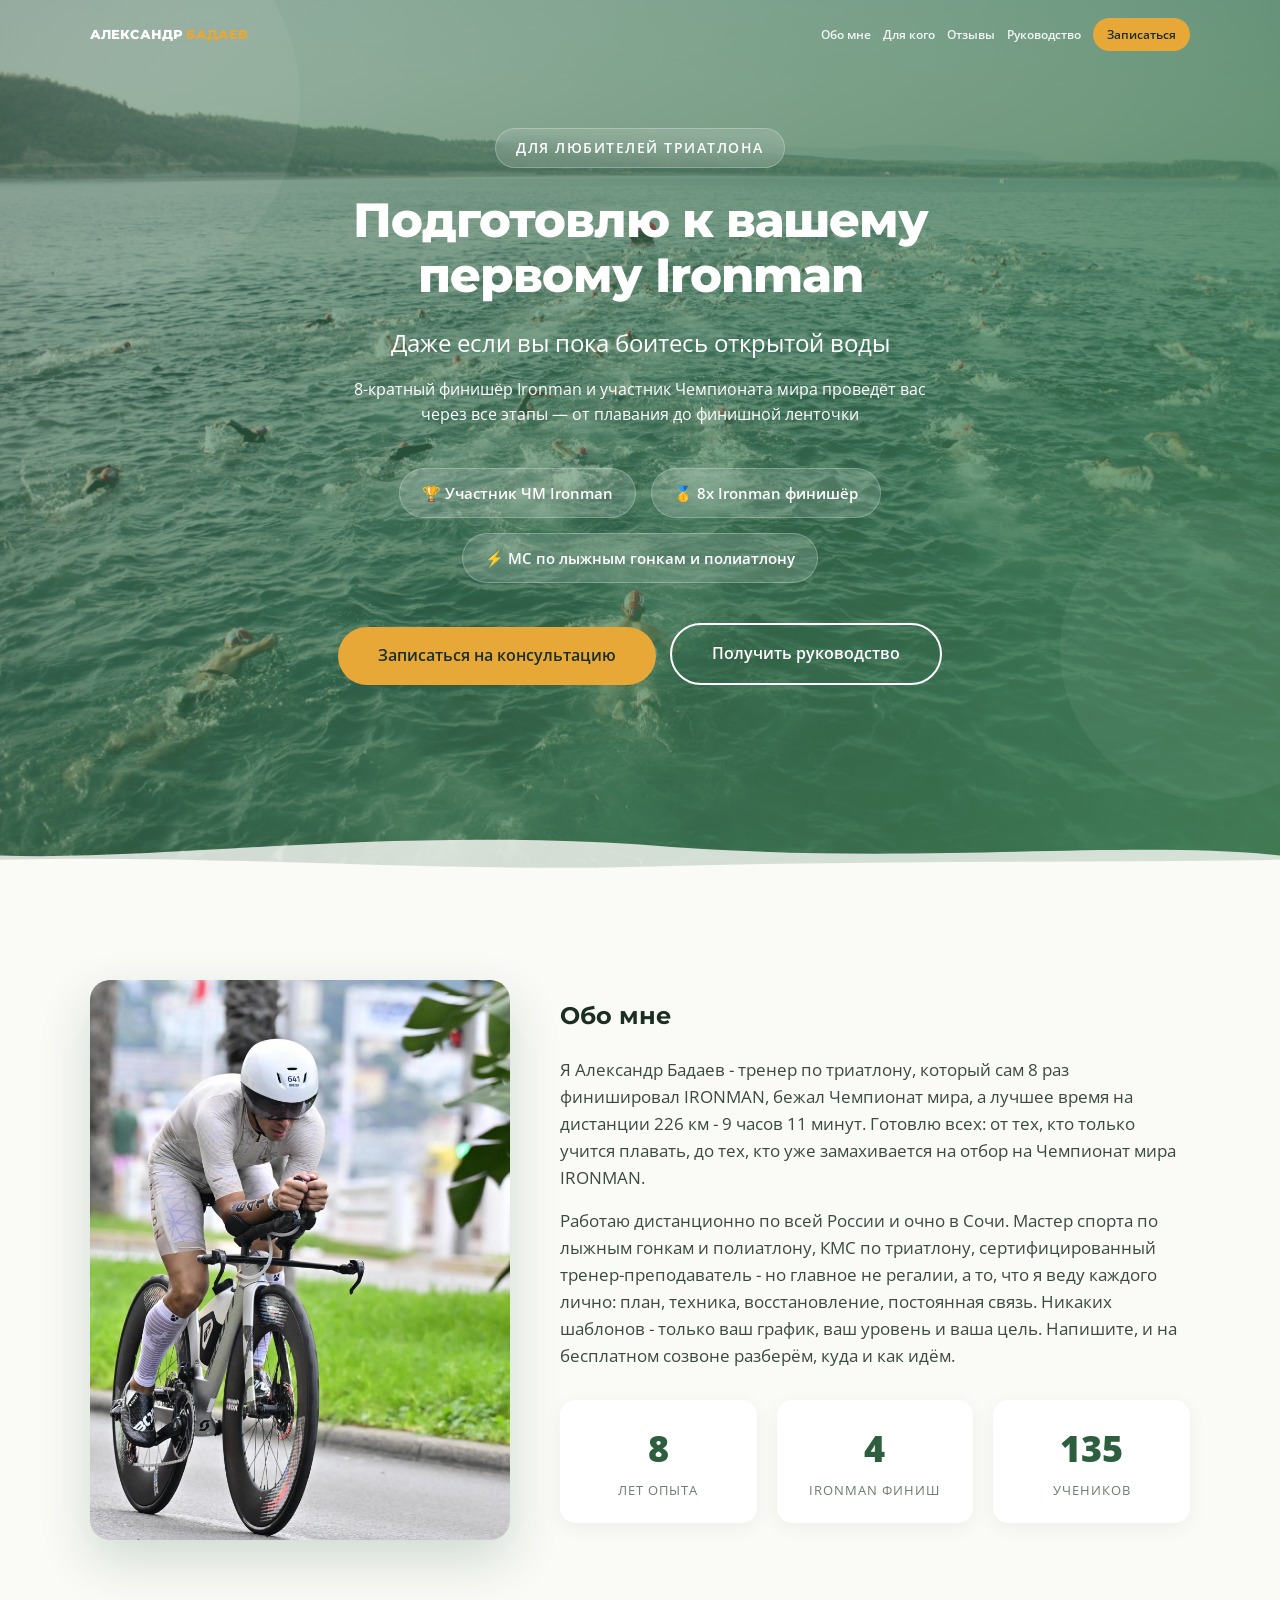
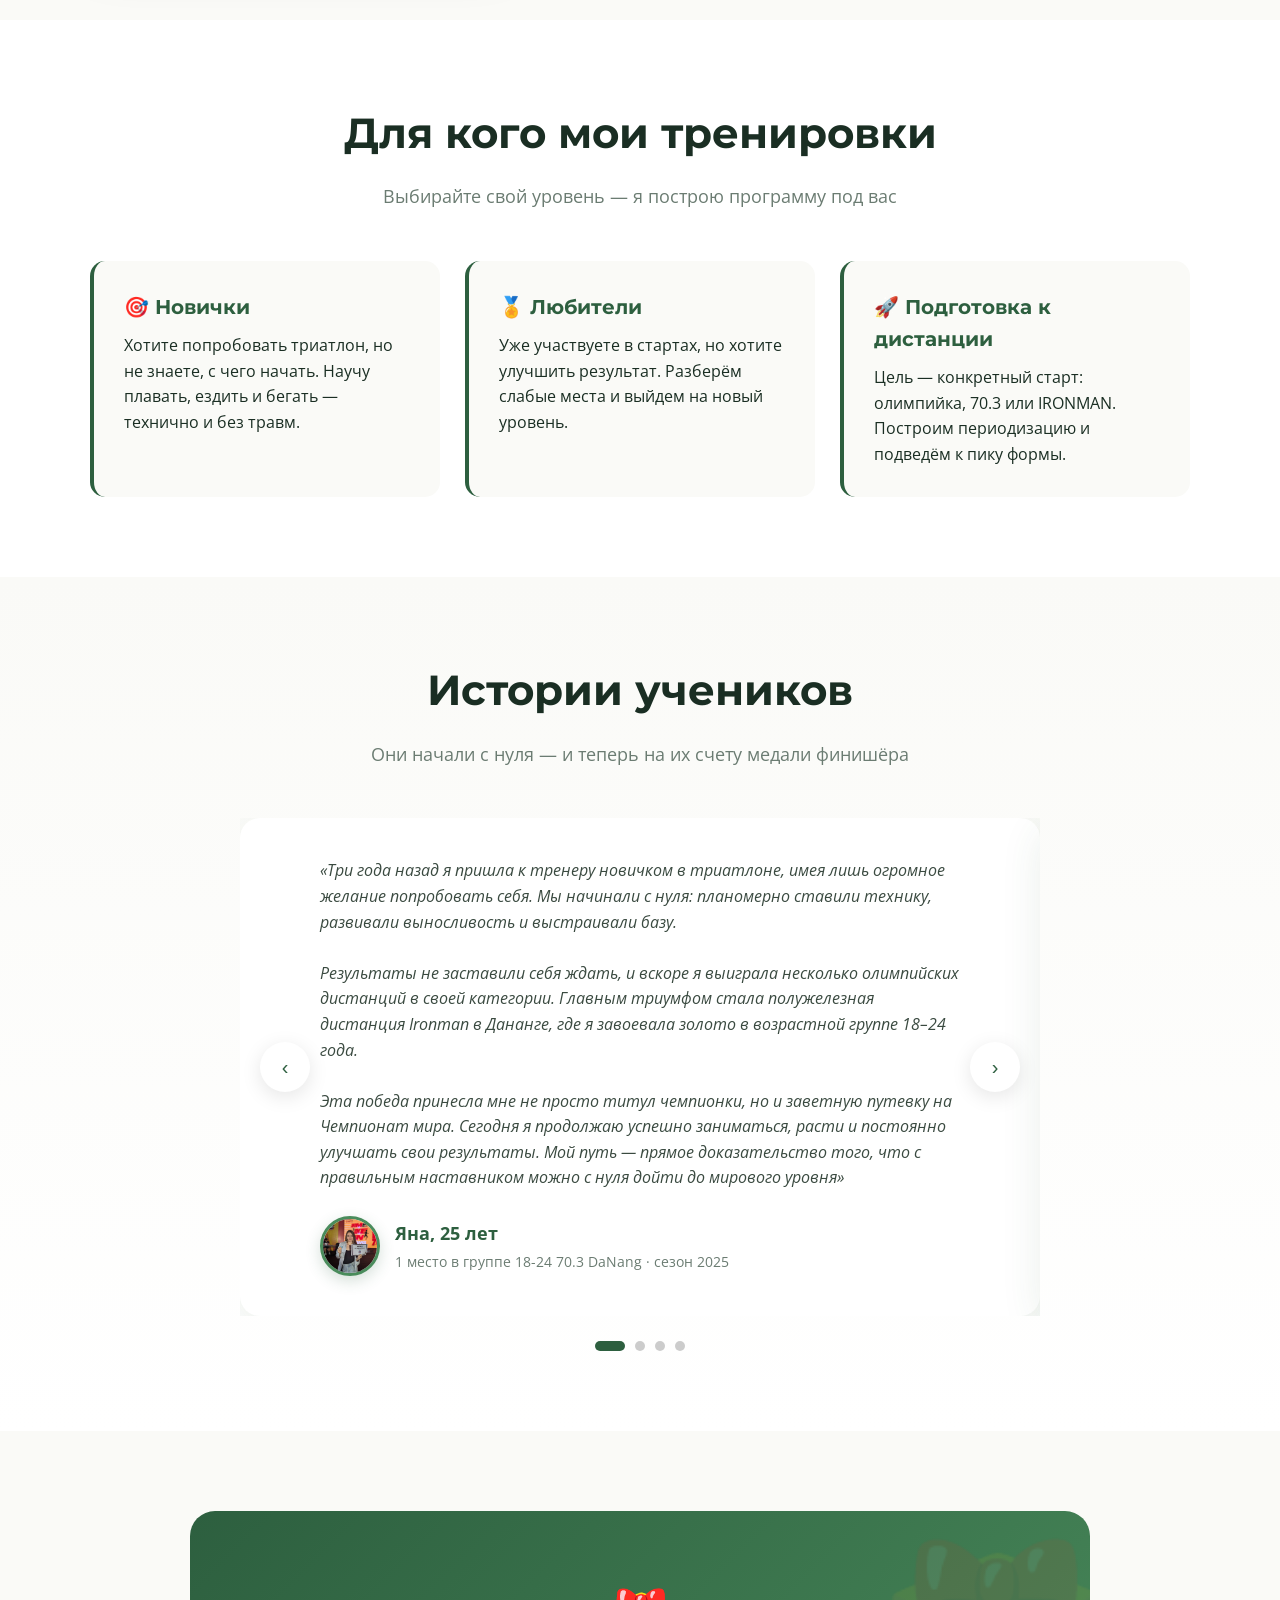
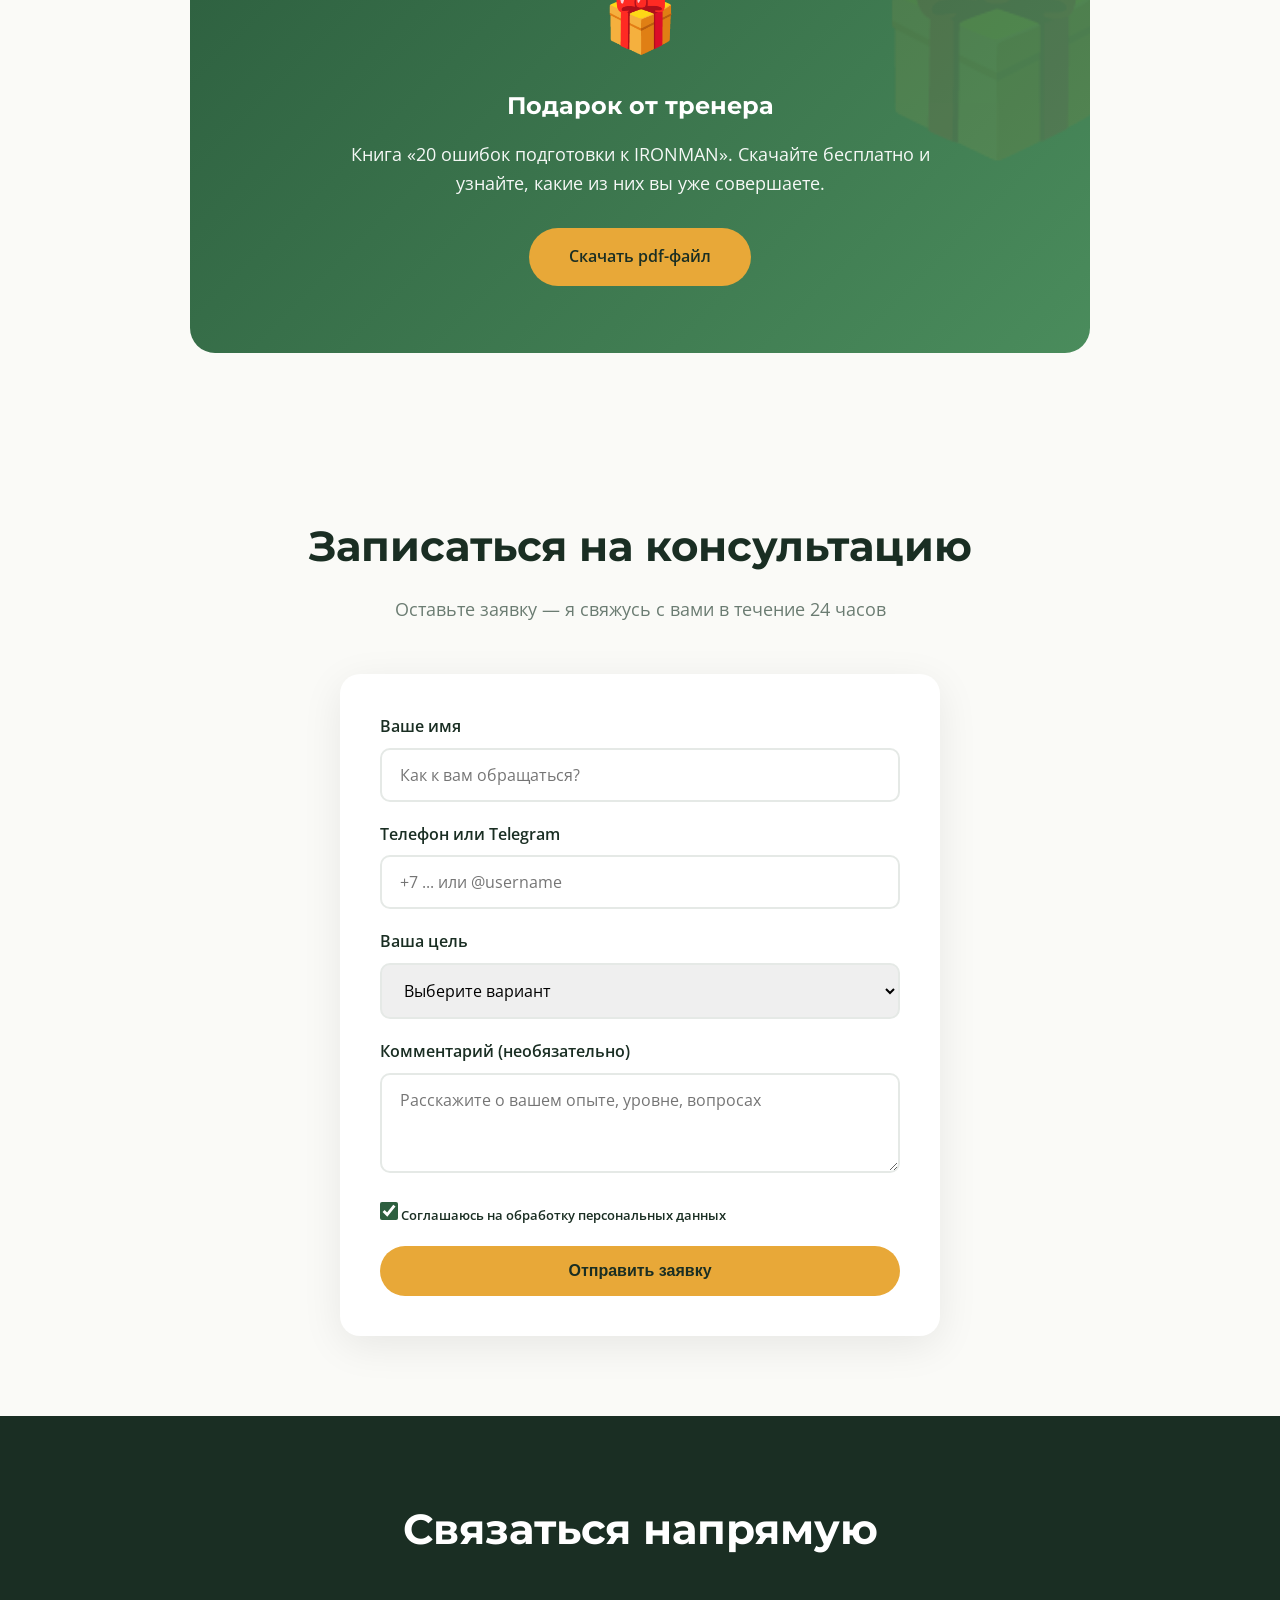
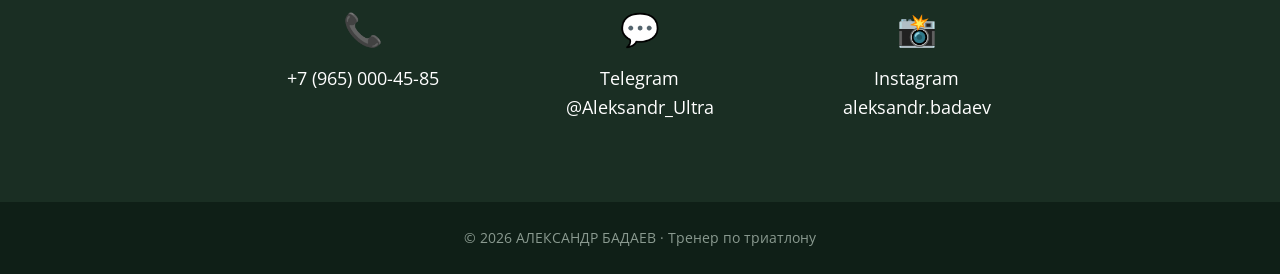
<file: coach.html>
<!DOCTYPE html>
<html lang="ru">
<head>
    <meta charset="UTF-8">
    <link rel="preconnect" href="https://fonts.googleapis.com">
<link rel="preconnect" href="https://fonts.gstatic.com" crossorigin>
<link href="https://fonts.googleapis.com/css2?family=Montserrat:wght@600;700;800&family=Open+Sans:wght@400;600&display=swap" rel="stylesheet">
    <meta name="viewport" content="width=device-width, initial-scale=1.0">
    <title>АЛЕКСАНДР БАДАЕВ — Тренер по триатлону | Подготовка к стартам</title>
    <style>
        * { margin: 0; padding: 0; box-sizing: border-box; }

        :root {
            --green: #2d5f3f;
            --green-light: #4a8c5c;
            --accent: #e8a838;
            --bg: #fafaf7;
            --dark: #1a2e23;
            --gray: #6b7c72;
        }

        html { scroll-behavior: smooth; }

        body {
            font-family: 'Open Sans', sans-serif;
            color: var(--dark);
            line-height: 1.6;
            background: var(--bg);
            overflow-x: hidden;
        }
        h1, h2, h3 {
            font-family: 'Montserrat', sans-serif;
            font-weight: 700;
        }

        /* ===== HERO С ФОНОМ ===== */
.hero {
    min-height: 100vh;
    /* Замените 'hero-bg.jpg' на имя вашего файла */
    background: linear-gradient(135deg, rgba(45, 95, 63, 0.45) 0%, rgba(74, 140, 92, 0.85) 100%), 
                url('hero-bg.jpg');
    background-size: cover;
    background-position: center;
    background-attachment: fixed; /* Параллакс-эффект */
    color: white;
    display: flex;
    align-items: center;
    justify-content: center;
    text-align: center;
    padding: 40px 20px 120px;
    position: relative;
    overflow: hidden;
}


        /* Плавающие круги на фоне */
        .hero::before,
        .hero::after {
            content: '';
            position: absolute;
            border-radius: 50%;
            background: rgba(255,255,255,0.05);
            animation: float 20s infinite ease-in-out;
        }
        .hero::before {
            width: 400px; height: 400px;
            top: -100px; left: -100px;
        }
        .hero::after {
            width: 300px; height: 300px;
            bottom: 100px; right: -80px;
            animation-delay: -10s;
        }

        @keyframes float {
            0%, 100% { transform: translate(0, 0) scale(1); }
            50% { transform: translate(30px, -30px) scale(1.1); }
        }

        .hero-content { position: relative; z-index: 2; max-width: 800px; }
        .hero h1 {
            font-size: clamp(28px, 4vw, 48px);
            margin-bottom: 20px;
            font-weight: 800;
            letter-spacing: -1px;
            animation: slideUp 1s ease;
            line-height: 1.15;
        }
        .hero .subtitle {
            font-size: clamp(18px, 2.5vw, 24px);
            margin-bottom: 15px;
            opacity: 0.95;
            animation: slideUp 1s ease 0.2s both;
        }
        .hero .tagline {
            font-size: 16px;
            margin-bottom: 40px;
            opacity: 0.85;
            max-width: 600px;
            margin-left: auto;
            margin-right: auto;
            animation: slideUp 1s ease 0.4s both;
        }

        @keyframes slideUp {
            from { opacity: 0; transform: translateY(30px); }
            to { opacity: 1; transform: translateY(0); }
        }

        /* Бейджи достижений */
        .badges {
          display: flex;
          justify-content: center;
          flex-wrap: wrap;
          gap: 15px;
          margin-bottom: 40px;
          animation: slideUp 1s ease 0.3s both;
        }

        .badge {
          background: rgba(255, 255, 255, 0.15);
          backdrop-filter: blur(10px);
         -webkit-backdrop-filter: blur(10px);
          border: 1px solid rgba(255, 255, 255, 0.25);
          padding: 12px 22px;
          border-radius: 50px;
          font-size: 15px;
          font-weight: 600;
          color: white;
          transition: all 0.3s;
          cursor: default;
        }

        .badge:hover {
         background: rgba(255, 255, 255, 0.25);
         transform: translateY(-3px);
        }

        /* Пре-заголовок "Для любителей триатлона" */
        .hero-pretitle {
          display: inline-block;
          background: rgba(255, 255, 255, 0.15);
          backdrop-filter: blur(10px);
          border: 1px solid rgba(255, 255, 255, 0.25);
          padding: 8px 20px;
          border-radius: 50px;
          font-size: 14px;
          font-weight: 600;
          text-transform: uppercase;
          letter-spacing: 1.5px;
          margin-bottom: 25px;
          animation: slideUp 1s ease;
        }


        /* Волны внизу hero */
        .waves {
            position: absolute;
            bottom: 0;
            left: 0;
            width: 100%;
            height: 100px;
            z-index: 1;
        }
        .waves svg {
            width: 100%;
            height: 100%;
        }

        /* ===== КНОПКИ ===== */
        .btn {
            display: inline-block;
            padding: 16px 40px;
            border-radius: 50px;
            text-decoration: none;
            font-weight: 600;
            font-size: 16px;
            transition: all 0.3s;
            border: none;
            cursor: pointer;
            position: relative;
            overflow: hidden;
        }
        .btn-primary {
            background: var(--accent);
            color: var(--dark);
            animation: pulse 2s infinite;
        }
        .btn-primary:hover {
            transform: translateY(-3px);
            box-shadow: 0 10px 25px rgba(232, 168, 56, 0.4);
            animation: none;
        }
        @keyframes pulse {
            0%, 100% { box-shadow: 0 0 0 0 rgba(232, 168, 56, 0.5); }
            50% { box-shadow: 0 0 0 15px rgba(232, 168, 56, 0); }
        }
        .btn-outline {
            background: transparent;
            color: white;
            border: 2px solid white;
            margin-left: 10px;
        }
        .btn-outline:hover {
            background: white;
            color: var(--green);
            transform: translateY(-3px);
        }

        /* ===== СЕКЦИИ ===== */
        section { padding: 80px 20px; }
        .container { max-width: 1100px; margin: 0 auto; }
        .section-title {
            font-size: clamp(28px, 4vw, 42px);
            text-align: center;
            margin-bottom: 15px;
            color: var(--dark);
            font-weight: 700;
        }
        .section-subtitle {
            text-align: center;
            color: var(--gray);
            margin-bottom: 50px;
            font-size: 18px;
        }

        /* ===== О ТРЕНЕРЕ ===== */
        .about {
            display: grid;
            grid-template-columns: 1fr 1.5fr;
            gap: 50px;
            align-items: center;
        }
        .about-photo {
            width: 100%;
            aspect-ratio: 3/4;
            background: linear-gradient(135deg, var(--green-light), var(--green));
            border-radius: 20px;
            box-shadow: 0 20px 50px rgba(45, 95, 63, 0.2);
            background-size: cover;
            background-position: center;
            transition: transform 0.5s;
        }
        .about-photo:hover { transform: scale(1.02) rotate(-1deg); }
        .about h2 { text-align: left; margin-bottom: 20px; }
        .about p { margin-bottom: 15px; font-size: 17px; color: #3a4a40; }
        .achievements {
            display: grid;
            grid-template-columns: repeat(3, 1fr);
            gap: 20px;
            margin-top: 30px;
        }
        .achievement {
            text-align: center;
            padding: 20px 10px;
            background: white;
            border-radius: 15px;
            box-shadow: 0 5px 20px rgba(0,0,0,0.05);
            transition: transform 0.3s;
        }
        .achievement:hover { transform: translateY(-5px); }
        .achievement .num {
            font-size: 36px;
            font-weight: 800;
            color: var(--green);
            display: block;
        }
        .achievement .label {
            font-size: 13px;
            color: var(--gray);
            text-transform: uppercase;
            letter-spacing: 1px;
        }

        /* ===== ДЛЯ КОГО ===== */
        .for-whom { background: white; }
        .targets {
            display: grid;
            grid-template-columns: repeat(auto-fit, minmax(250px, 1fr));
            gap: 25px;
        }
        .target-card {
            padding: 30px;
            border-radius: 15px;
            background: var(--bg);
            border-left: 4px solid var(--green);
            transition: all 0.4s;
            cursor: pointer;
        }
        .target-card:hover {
            transform: translateY(-8px) scale(1.02);
            box-shadow: 0 15px 40px rgba(45, 95, 63, 0.15);
            border-left-color: var(--accent);
        }
        .target-card h3 {
            color: var(--green);
            margin-bottom: 10px;
            font-size: 20px;
            transition: color 0.3s;
        }
        .target-card:hover h3 { color: var(--accent); }

        /* ===== СЛАЙДЕР ===== */
        .reviews { background: linear-gradient(180deg, var(--bg) 0%, white 100%); }
        .slider {
            position: relative;
            max-width: 800px;
            margin: 0 auto;
            overflow: hidden;
        }
        .slider-track {
            display: flex;
            transition: transform 0.6s cubic-bezier(0.4, 0, 0.2, 1);
        }
        .review-card {
            min-width: 100%;
            padding: 40px 80px;
            background: white;
            border-radius: 20px;
            box-shadow: 0 10px 40px rgba(45, 95, 63, 0.1);
            text-align: center;
        }
        .review-author {
            display: flex;
            align-items: center;
            gap: 15px;
            margin-top: 25px;
            text-align: left;
        }

        .review-photo {
            width: 60px;
            height: 60px;
            border-radius: 50%;
            object-fit: cover;
            object-position: center;
            border: 3px solid var(--green-light);
            box-shadow: 0 5px 15px rgba(45, 95, 63, 0.2);
            flex-shrink: 0;
            display: block;
        }

        .review-info .author {
            font-weight: 700;
            color: var(--green);
            font-size: 18px;
            margin-bottom: 3px;
        }

        .review-info .distance {
            color: var(--gray);
            font-size: 14px;
            margin: 0;
        }

        .review-card .quote {
            font-size: 16px;
            font-style: italic;
            color: #3a4a40;
            margin-bottom: 25px;
            line-height: 1.6;
            text-align: left;
        }
        .slider-btn {
            position: absolute;
            top: 50%;
            transform: translateY(-50%);
            background: white;
            border: none;
            width: 50px; height: 50px;
            border-radius: 50%;
            cursor: pointer;
            font-size: 20px;
            color: var(--green);
            box-shadow: 0 5px 20px rgba(0,0,0,0.1);
            transition: all 0.3s;
            z-index: 10;
        }
        .slider-btn:hover {
            background: var(--green);
            color: white;
            transform: translateY(-50%) scale(1.1);
        }
        .slider-btn.prev { left: 20px; }
        .slider-btn.next { right: 20px; }
        .slider-dots {
            display: flex;
            justify-content: center;
            gap: 10px;
            margin-top: 25px;
        }
        .dot {
            width: 10px; height: 10px;
            border-radius: 50%;
            background: #ccc;
            cursor: pointer;
            transition: all 0.3s;
        }
        .dot.active { background: var(--green); width: 30px; border-radius: 5px; }

        /* ===== ЛИД-МАГНИТ ===== */
        .lead-magnet {
            background: linear-gradient(135deg, var(--green) 0%, var(--green-light) 100%);
            color: white;
            text-align: center;
            border-radius: 25px;
            max-width: 900px;
            margin: 0 auto;
            padding: 60px 30px;
            position: relative;
            overflow: hidden;
        }
        .lead-magnet::before {
            content: '🎁';
            position: absolute;
            font-size: 200px;
            opacity: 0.08;
            top: -30px;
            right: -30px;
            animation: spin 20s linear infinite;
        }
        @keyframes spin {
            from { transform: rotate(0deg); }
            to { transform: rotate(360deg); }
        }
        .lead-magnet h2 { color: white; margin-bottom: 15px; position: relative; }
        .lead-magnet p {
            font-size: 18px;
            margin-bottom: 30px;
            opacity: 0.95;
            max-width: 600px;
            margin-left: auto;
            margin-right: auto;
            position: relative;
        }
        .lead-magnet .gift-icon {
            font-size: 60px;
            margin-bottom: 20px;
            display: inline-block;
            animation: wiggle 2s infinite;
            position: relative;
        }
        @keyframes wiggle {
            0%, 100% { transform: rotate(0); }
            25% { transform: rotate(-10deg); }
            75% { transform: rotate(10deg); }
        }

        /* ===== ФОРМА ===== */
        .contact-form {
            max-width: 600px;
            margin: 0 auto;
            background: white;
            padding: 40px;
            border-radius: 20px;
            box-shadow: 0 10px 40px rgba(0,0,0,0.08);
        }
        .form-group { margin-bottom: 20px; }
        .form-group label {
            display: block;
            margin-bottom: 8px;
            font-weight: 600;
            color: var(--dark);
        }
        .form-group input,
        .form-group textarea,
        .form-group select {
            width: 100%;
            padding: 14px 18px;
            border: 2px solid #e5e9e6;
            border-radius: 10px;
            font-size: 16px;
            font-family: inherit;
            transition: all 0.3s;
        }
        .form-group input:focus,
        .form-group textarea:focus,
        .form-group select:focus {
            outline: none;
            border-color: var(--green);
            box-shadow: 0 0 0 4px rgba(45, 95, 63, 0.1);
        }
        .form-group textarea { resize: vertical; min-height: 100px; }
        .contact-form .btn { width: 100%; }
        .consent {
        display: flex;
        align-items: flex-start;
        gap: 10px;
        font-size: 13px;
        color: var(--gray);
        cursor: pointer;
        line-height: 1.5;
        font-weight: 400;
        }
        .consent input {
        width: 18px;
        height: 18px;
        margin-top: 2px;
        accent-color: var(--green);
        cursor: pointer;
        flex-shrink: 0;
        }
        .form-success {
        text-align: center;
        padding: 40px 20px;
        font-size: 18px;
        font-weight: 600;
        color: var(--green);
        line-height: 1.6;
        }


        /* ===== КОНТАКТЫ ===== */
        .contacts-section { background: var(--dark); color: white; text-align: center; }
        .contacts-section h2 { color: white; }
        .contacts-grid {
            display: grid;
            grid-template-columns: repeat(auto-fit, minmax(200px, 1fr));
            gap: 30px;
            max-width: 800px;
            margin: 40px auto 0;
        }
        .contact-item a {
            color: white;
            text-decoration: none;
            font-size: 18px;
            transition: all 0.3s;
            display: inline-block;
        }
        .contact-item a:hover {
            color: var(--accent);
            transform: translateY(-3px);
        }
        .contact-item .icon {
            font-size: 32px;
            margin-bottom: 10px;
            display: block;
        }

        footer {
            background: #0f1f17;
            color: #8a9a90;
            text-align: center;
            padding: 25px;
            font-size: 14px;
        }

        /* ===== АНИМАЦИИ ПРИ СКРОЛЛЕ ===== */
        .fade-in {
            opacity: 0;
            transform: translateY(40px);
            transition: all 0.9s cubic-bezier(0.4, 0, 0.2, 1);
        }
        .fade-in.visible {
            opacity: 1;
            transform: translateY(0);
        }
        .fade-in-left {
            opacity: 0;
            transform: translateX(-40px);
            transition: all 0.9s cubic-bezier(0.4, 0, 0.2, 1);
        }
        .fade-in-left.visible { opacity: 1; transform: translateX(0); }
        .fade-in-right {
            opacity: 0;
            transform: translateX(40px);
            transition: all 0.9s cubic-bezier(0.4, 0, 0.2, 1);
        }
        .fade-in-right.visible { opacity: 1; transform: translateX(0); }

/* ===== ШАПКА ===== */

html { scroll-padding-top: 90px; }
.header {
    position: fixed;
    top: 0; left: 0; right: 0;
    z-index: 100;
    padding: 18px 20px;
    transition: all 0.3s;
}
.header.scrolled {
    background: rgba(26, 46, 35, 0.95);
    backdrop-filter: blur(10px);
    -webkit-backdrop-filter: blur(10px);
    padding: 12px 20px;
    box-shadow: 0 5px 20px rgba(0,0,0,0.15);
}
.header-container {
    max-width: 1100px;
    margin: 0 auto;
    display: flex;
    align-items: center;
    justify-content: space-between;
}
.logo {
    font-family: 'Montserrat', sans-serif;
    font-weight: 800;
    font-size: 18px;
    color: white;
    text-decoration: none;
}
.logo span { color: var(--accent); }
.nav { display: flex; gap: 28px; align-items: center; }
.nav a {
    color: white;
    text-decoration: none;
    font-size: 15px;
    font-weight: 600;
    opacity: 0.9;
    transition: all 0.3s;
}
.nav a:hover { opacity: 1; color: var(--accent); }
.nav a.nav-cta {
    background: var(--accent);
    color: var(--dark);
    padding: 10px 22px;
    border-radius: 50px;
    opacity: 1;
}
.nav a.nav-cta:hover {
    color: var(--dark);
    transform: translateY(-2px);
    box-shadow: 0 8px 20px rgba(232,168,56,0.4);
}
        /* ===== АДАПТИВ ===== */
     
        @media (max-width: 768px) {
        .badges { gap: 10px; }
        .badge { font-size: 13px; padding: 10px 16px; }
        .hero-pretitle { font-size: 12px; padding: 6px 16px; }
        .about { grid-template-columns: 1fr; }
        .about-photo { max-width: 300px; margin: 0 auto; }
        .achievements { grid-template-columns: repeat(3, 1fr); gap: 10px; }
        .achievement .num { font-size: 28px; }
        .btn-outline { margin-left: 0; margin-top: 10px; }

        /* ===== ОТЗЫВЫ НА МОБИЛЬНЫХ ===== */
        .review-card { padding: 25px 48px; }          /* отступы по бокам, чтобы текст не залезал под кнопки */
        .review-card .quote { font-size: 14px; line-height: 1.55; }  /* текст поменьше */
        .review-photo { width: 48px; height: 48px; }
        .review-info .author { font-size: 16px; }
        .review-info .distance { font-size: 12px; }
        .slider-btn { width: 36px; height: 36px; font-size: 16px; }  /* кнопки поменьше */
        .slider-btn.prev { left: 5px; }
        .slider-btn.next { right: 5px; }
        }

    .    /* Шапка в одну строку */
    .header { padding: 14px 16px; }
    .header-container {
        flex-direction: row;
        align-items: center;
        justify-content: space-between;
        gap: 12px;
    }
    .logo {
        font-size: 13px;
        white-space: nowrap;
        flex-shrink: 0;
    }
    .nav {
        flex: 1;
        min-width: 0;
        gap: 12px;
        overflow-x: auto;
        scrollbar-width: none;
        -webkit-overflow-scrolling: touch;
    }
    .nav::-webkit-scrollbar { display: none; }
    .nav a { font-size: 12px; white-space: nowrap; }
    .nav a:first-child { margin-left: auto; }
    .nav a.nav-cta { padding: 7px 14px; font-size: 12px; }
    html { scroll-padding-top: 80px; }


    </style>
   </head>
<body>

<header class="header" id="header">
    <div class="header-container">
        <a href="#" class="logo">АЛЕКСАНДР <span>БАДАЕВ</span></a>
        <nav class="nav" id="nav">
            <a href="#about">Обо мне</a>
            <a href="#for-whom">Для кого</a>
            <a href="#reviews">Отзывы</a>
            <a href="#gift">Руководство</a>
            <a href="#form" class="nav-cta">Записаться</a>
        </nav>
    </div>
</header>
    <!-- HERO -->
    <section class="hero">
     <div class="hero-content">
          <p class="hero-pretitle">Для любителей триатлона</p>
          <h1>Подготовлю к вашему <br> первому Ironman</h1>
          <p class="subtitle">Даже если вы пока боитесь открытой воды</p>
          <p class="tagline">8-кратный финишёр Ironman и участник Чемпионата мира проведёт вас через все этапы — от плавания до финишной ленточки</p>
    
         <div class="badges">
         <div class="badge">🏆 Участник ЧМ Ironman</div>
         <div class="badge">🥇 8x Ironman финишёр</div>
         <div class="badge">⚡ МС по лыжным гонкам и полиатлону</div>
         </div>
    
         <div>
         <a href="#form" class="btn btn-primary">Записаться на консультацию</a>
         <a href="#gift" class="btn btn-outline">Получить руководство
        </a>
         </div>
     </div>

        <!-- Волны -->
        <div class="waves">
            <svg viewBox="0 0 1200 120" preserveAspectRatio="none">
                <path d="M0,60 C150,100 350,0 600,60 C850,120 1050,20 1200,60 L1200,120 L0,120 Z" fill="#fafaf7" opacity="0.8">
                    <animate attributeName="d" dur="10s" repeatCount="indefinite"
                        values="M0,60 C150,100 350,0 600,60 C850,120 1050,20 1200,60 L1200,120 L0,120 Z;
                                M0,80 C150,20 350,100 600,40 C850,0 1050,100 1200,80 L1200,120 L0,120 Z;
                                M0,60 C150,100 350,0 600,60 C850,120 1050,20 1200,60 L1200,120 L0,120 Z"/>
                </path>
                <path d="M0,80 C200,40 400,120 600,80 C800,40 1000,100 1200,80 L1200,120 L0,120 Z" fill="#fafaf7">
                    <animate attributeName="d" dur="8s" repeatCount="indefinite"
                        values="M0,80 C200,40 400,120 600,80 C800,40 1000,100 1200,80 L1200,120 L0,120 Z;
                                M0,60 C200,100 400,40 600,80 C800,120 1000,40 1200,60 L1200,120 L0,120 Z;
                                M0,80 C200,40 400,120 600,80 C800,40 1000,100 1200,80 L1200,120 L0,120 Z"/>
                </path>
            </svg>
        </div>
    </section>

    <!-- О ТРЕНЕРЕ -->
    <section id="about">
        <div class="container">
            <div class="about">
                <div class="about-photo fade-in-left" style="background-image: url('photo.jpg');"></div>
                <div class="fade-in-right">
                    <h2>Обо мне</h2>
                    <p>Я Александр Бадаев - тренер по триатлону, который сам 8 раз финишировал IRONMAN, бежал Чемпионат мира, а лучшее время на дистанции 226 км - 9 часов 11 минут. Готовлю всех: от тех, кто только учится плавать, до тех, кто уже замахивается на отбор на Чемпионат мира IRONMAN.</p>
                    <p>Работаю дистанционно по всей России и очно в Сочи. Мастер спорта по лыжным гонкам и полиатлону, КМС по триатлону, сертифицированный тренер-преподаватель - но главное не регалии, а то, что я веду каждого лично: план, техника, восстановление, постоянная связь. Никаких шаблонов - только ваш график, ваш уровень и ваша цель. Напишите, и на бесплатном созвоне разберём, куда и как идём.</p>
                    
                    <div class="achievements">
                        <div class="achievement">
                            <span class="num" data-target="16">0</span>
                            <span class="label">лет опыта</span>
                        </div>
                        <div class="achievement">
                            <span class="num" data-target="8">0</span>
                            <span class="label">IRONMAN финиш</span>
                        </div>
                        <div class="achievement">
                            <span class="num" data-target="250">0</span>
                            <span class="label">учеников</span>
                        </div>
                    </div>
                </div>
            </div>
        </div>
    </section>

    <!-- ДЛЯ КОГО -->
    <section class="for-whom" id="for-whom">
        <div class="container">
            <h2 class="section-title fade-in">Для кого мои тренировки</h2>
            <p class="section-subtitle fade-in">Выбирайте свой уровень — я построю программу под вас</p>
            <div class="targets">
                <div class="target-card fade-in">
                    <h3>🎯 Новички</h3>
                    <p>Хотите попробовать триатлон, но не знаете, с чего начать. Научу плавать, ездить и бегать — технично и без травм.</p>
                </div>
                <div class="target-card fade-in">
                    <h3>🏅 Любители</h3>
                    <p>Уже участвуете в стартах, но хотите улучшить результат. Разберём слабые места и выйдем на новый уровень.</p>
                </div>
                <div class="target-card fade-in">
                    <h3>🚀 Подготовка к дистанции</h3>
                    <p>Цель — конкретный старт: олимпийка, 70.3 или IRONMAN. Построим периодизацию и подведём к пику формы.</p>
                </div>
            </div>
        </div>
    </section>

    <!-- ОТЗЫВЫ -->
    <section class="reviews" id="reviews">
        <div class="container">
            <h2 class="section-title fade-in">Истории учеников</h2>
            <p class="section-subtitle fade-in">Они начали с нуля — и теперь на их счету медали финишёра</p>
            
            <div class="slider fade-in">
                <div class="slider-track" id="sliderTrack">
                    <div class="review-card">
                      <p class="quote">«Три года назад я пришла к тренеру новичком в триатлоне, имея лишь огромное желание попробовать себя. Мы начинали с нуля: планомерно ставили технику, развивали выносливость и выстраивали базу. <br><br>Результаты не заставили себя ждать, и вскоре я выиграла несколько олимпийских дистанций в своей категории. Главным триумфом стала полужелезная дистанция Ironman в Дананге, где я завоевала золото в возрастной группе 18–24 года. <br><br>Эта победа принесла мне не просто титул чемпионки, но и заветную путевку на Чемпионат мира. Сегодня я продолжаю успешно заниматься, расти и постоянно улучшать свои результаты. Мой путь — прямое доказательство того, что с правильным наставником можно с нуля дойти до мирового уровня»</p>
                      <div class="review-author">
                        <img src="review1.jpg" alt="Яна" class="review-photo">
                        <div class="review-info">
                          <p class="author">Яна, 25 лет</p>
                          <p class="distance">1 место в группе 18-24 70.3 DaNang · сезон 2025</p>
                        </div>
                      </div>
                    </div>

                    <div class="review-card">
                      <p class="quote">«Тренерскому делу можно научиться, но быть хорошим тренером - это талант. И у Саши он есть! Спасибо ему за Большие результаты, достигнутые мной, они, без сомнения - огромная его заслуга. 
                      Спасибо и за ценности, которые прививает своим воспитанникам и учит их чтить.
                      <br><br>Спасибо Саше и за человеческие качества - честность, доброту, отзывчивость, порядочность, проницательность и способность принимать дальновидные решения. Я очень надеюсь, что и в дальнейшем он не оставите нас без своей поддержки 💪 🥇 🏊 🚴 🏃🥇»</p>
                      <div class="review-author">
                        <img src="review2.jpg" alt="Антон" class="review-photo">
                        <div class="review-info">
                          <p class="author">Антон, 37 лет</p>
                          <p class="distance">3 место 28км плавание · сезон 2022</p>
                        </div>
                      </div>
                    </div>

                   <div class="review-card">
                      <p class="quote">«Я пришел к Александру в апреле 2021 года, до триатлона довольно много бегал и катался на велосипеде, но очень боялся и не любил плавать из-за страха открытой воды. Мой предыдущий результат на дистанции 113 в Выборге едва вышел из 6 часов, поэтому целью на IronMan в Санкт-Петербурге мы поставили 5:30. Благодаря индивидуальным занятиям в начале пути мы быстро настроились на совместную работу. <br><br>В итоге я финишировал со временем 5:09 и остался очень доволен результатом. Триатлон прекрасен своим разнообразием и заставляет жестко планировать распорядок дня, что полезно для продуктивной жизни. Я рекомендую Александра как тренера тем, кто хочет понять и полюбить циклические виды спорта. С ним вы выйдете на старт сильными и уверенными, что эта дистанция вам по плечу.»</p>
                      <div class="review-author">
                        <img src="review3.jpg" alt="Андрей" class="review-photo">
                        <div class="review-info">
                          <p class="author">Андрей, 38 лет</p>
                          <p class="distance">Финишёр 70.3 · сезон 2021</p>
                        </div>
                      </div>
                    </div>

                    <div class="review-card">
                      <p class="quote">«Александр — великолепный тренер.Моя задача была подготовиться за 9 месяцев к моей первой половинке железной дистанции в Сочи. При этом — основное требование было, к тому чтобы безопасно пройти дистанцию, так как ранее была травма в процессе самостоятельной подготовки.Александр, внимательно подходил к подготовке планов, а личные встречи помогали понять на какие нюансы надо обращать внимание. <br><br>Планы — не универсальные, а берут во внимание особенности жизни спортсмена.Александр, также помог подобрать оптимальную экипировку для старта, всегда был на связи и полно и внимательно отвечал на вопросы.Дистанция взята.<br><br>Могу смело рекомендовать работать с Александром!»</p>
                      <div class="review-author">
                        <img src="review4.jpg" alt="Алексей" class="review-photo">
                        <div class="review-info">
                          <p class="author">Артем, 38 лет</p>
                          <p class="distance">Финишёр 70.3 · сезон 2021</p>
                        </div>
                      </div>
                    </div>
                </div>
                <button class="slider-btn prev" onclick="moveSlide(-1)">‹</button>
                <button class="slider-btn next" onclick="moveSlide(1)">›</button>
            </div>
            <div class="slider-dots" id="sliderDots"></div>
        </div>
    </section>

    <!-- ЛИД-МАГНИТ -->
    <section id="gift">
        <div class="container">
            <div class="lead-magnet fade-in">
                <div class="gift-icon">🎁</div>
                <h2>Подарок от тренера</h2>
                <p>Книга «20 ошибок подготовки к IRONMAN». Скачайте бесплатно и узнайте, какие из них вы уже совершаете.</p>
                <a href="20_oshibok_podgotovki_k_Ironman.pdf" download class="btn btn-primary">Скачать pdf-файл</a>
            </div>
        </div>
    </section>

    <!-- ФОРМА -->
    <section id="form">
        <div class="container">
            <h2 class="section-title fade-in">Записаться на консультацию</h2>
            <p class="section-subtitle fade-in">Оставьте заявку — я свяжусь с вами в течение 24 часов</p>
            
            <form class="contact-form fade-in" action="https://formspree.io/f/mvkpggjy" method="POST">
                <div class="form-group">
                    <label for="name">Ваше имя</label>
                    <input type="text" id="name" name="name" required placeholder="Как к вам обращаться?">
                </div>
                <div class="form-group">
                    <label for="phone">Телефон или Telegram</label>
                    <input type="text" id="phone" name="phone" required placeholder="+7 ... или @username">
                </div>
                <div class="form-group">
                    <label for="goal">Ваша цель</label>
                    <select id="goal" name="goal" required>
                        <option value="">Выберите вариант</option>
                        <option>Хочу попробовать триатлон</option>
                        <option>Готовлюсь к первой олимпийке</option>
                        <option>Готовлюсь к 70.3 (половинке)</option>
                        <option>Готовлюсь к IRONMAN</option>
                        <option>Улучшить текущий результат</option>
                    </select>
                </div>
                <div class="form-group">
                    <label for="message">Комментарий (необязательно)</label>
                    <textarea id="message" name="message" placeholder="Расскажите о вашем опыте, уровне, вопросах"></textarea>
                </div>
                                <div class="form-group">
                    <label class="consent">
                        <input type="checkbox" required checked>
                        <span>Соглашаюсь на обработку персональных данных</span>
                    </label>
                </div>
                <button type="submit" class="btn btn-primary">Отправить заявку</button>
            </form>
        </div>
    </section>

    <!-- КОНТАКТЫ -->
    <section class="contacts-section">
        <div class="container">
            <h2 class="section-title fade-in">Связаться напрямую</h2>
            <div class="contacts-grid">
                <div class="contact-item fade-in">
                    <span class="icon">📞</span>
                    <a href="tel:+79999999999">+7 (965) 000-45-85</a>
                </div>
                <div class="contact-item fade-in">
                    <span class="icon">💬</span>
                    <a href="https://t.me/username" target="_blank">Telegram <br> @Aleksandr_Ultra</a>
                </div>
                <div class="contact-item fade-in">
                    <span class="icon">📸</span>
                    <a href="https://instagram.com/username" target="_blank">Instagram <br> aleksandr.badaev </a>
                </div>
            </div>
        </div>
    </section>

    <footer>
        © 2026 АЛЕКСАНДР БАДАЕВ · Тренер по триатлону
    </footer>

    <script>
        // ===== СЛАЙДЕР =====
        const track = document.getElementById('sliderTrack');
        const slides = track.children;
        const totalSlides = slides.length;
        let currentSlide = 0;
        const dotsContainer = document.getElementById('sliderDots');

        for (let i = 0; i < totalSlides; i++) {
            const dot = document.createElement('div');
            dot.classList.add('dot');
            if (i === 0) dot.classList.add('active');
            dot.addEventListener('click', () => goToSlide(i));
            dotsContainer.appendChild(dot);
        }

        function updateSlider() {
            track.style.transform = `translateX(-${currentSlide * 100}%)`;
            document.querySelectorAll('.dot').forEach((d, i) => {
                d.classList.toggle('active', i === currentSlide);
            });
        }

        function moveSlide(dir) {
            currentSlide = (currentSlide + dir + totalSlides) % totalSlides;
            updateSlider();
        }

        function goToSlide(idx) {
            currentSlide = idx;
            updateSlider();
        }


        // ===== АНИМАЦИЯ ПРИ СКРОЛЛЕ =====
        const observer = new IntersectionObserver((entries) => {
            entries.forEach(entry => {
                if (entry.isIntersecting) entry.target.classList.add('visible');
            });
        }, { threshold: 0.15 });

        document.querySelectorAll('.fade-in, .fade-in-left, .fade-in-right').forEach(el => observer.observe(el));

        // ===== АНИМИРОВАННЫЕ СЧЁТЧИКИ =====
        const counters = document.querySelectorAll('.achievement .num');
        const counterObserver = new IntersectionObserver((entries) => {
            entries.forEach(entry => {
                if (entry.isIntersecting) {
                    const el = entry.target;
                    const target = +el.getAttribute('data-target');
                    let current = 0;
                    const step = target / 50;
                    const timer = setInterval(() => {
                        current += step;
                        if (current >= target) {
                            el.textContent = target + (target >= 100 ? '+' : '');
                            clearInterval(timer);
                        } else {
                            el.textContent = Math.floor(current);
                        }
                    }, 30);
                    counterObserver.unobserve(el);
                }
            });
        }, { threshold: 0.5 });

        counters.forEach(c => counterObserver.observe(c));
        // ===== ШАПКА =====
const header = document.getElementById('header');
window.addEventListener('scroll', () => {
    header.classList.toggle('scrolled', window.scrollY > 50);
});
// ===== ФОРМА: отправка без перезагрузки =====
const form = document.querySelector('.contact-form');
form.addEventListener('submit', async (e) => {
    e.preventDefault();
    const btn = form.querySelector('button[type="submit"]');
    const original = btn.textContent;
    btn.textContent = 'Отправляю...';
    btn.disabled = true;
    try {
        const res = await fetch(form.action, {
            method: 'POST',
            body: new FormData(form),
            headers: { 'Accept': 'application/json' }
        });
        if (res.ok) {
            form.innerHTML = '<div class="form-success">✅ Заявка отправлена!<br>Свяжусь с вами в течение 24 часов.</div>';
        } else {
            btn.textContent = original;
            btn.disabled = false;
            alert('Не удалось отправить. Попробуйте ещё раз.');
        }
    } catch {
        btn.textContent = original;
        btn.disabled = false;
        alert('Проверьте подключение к интернету и попробуйте ещё раз.');
    }
});
    </script>

</body>
</html>
</file>
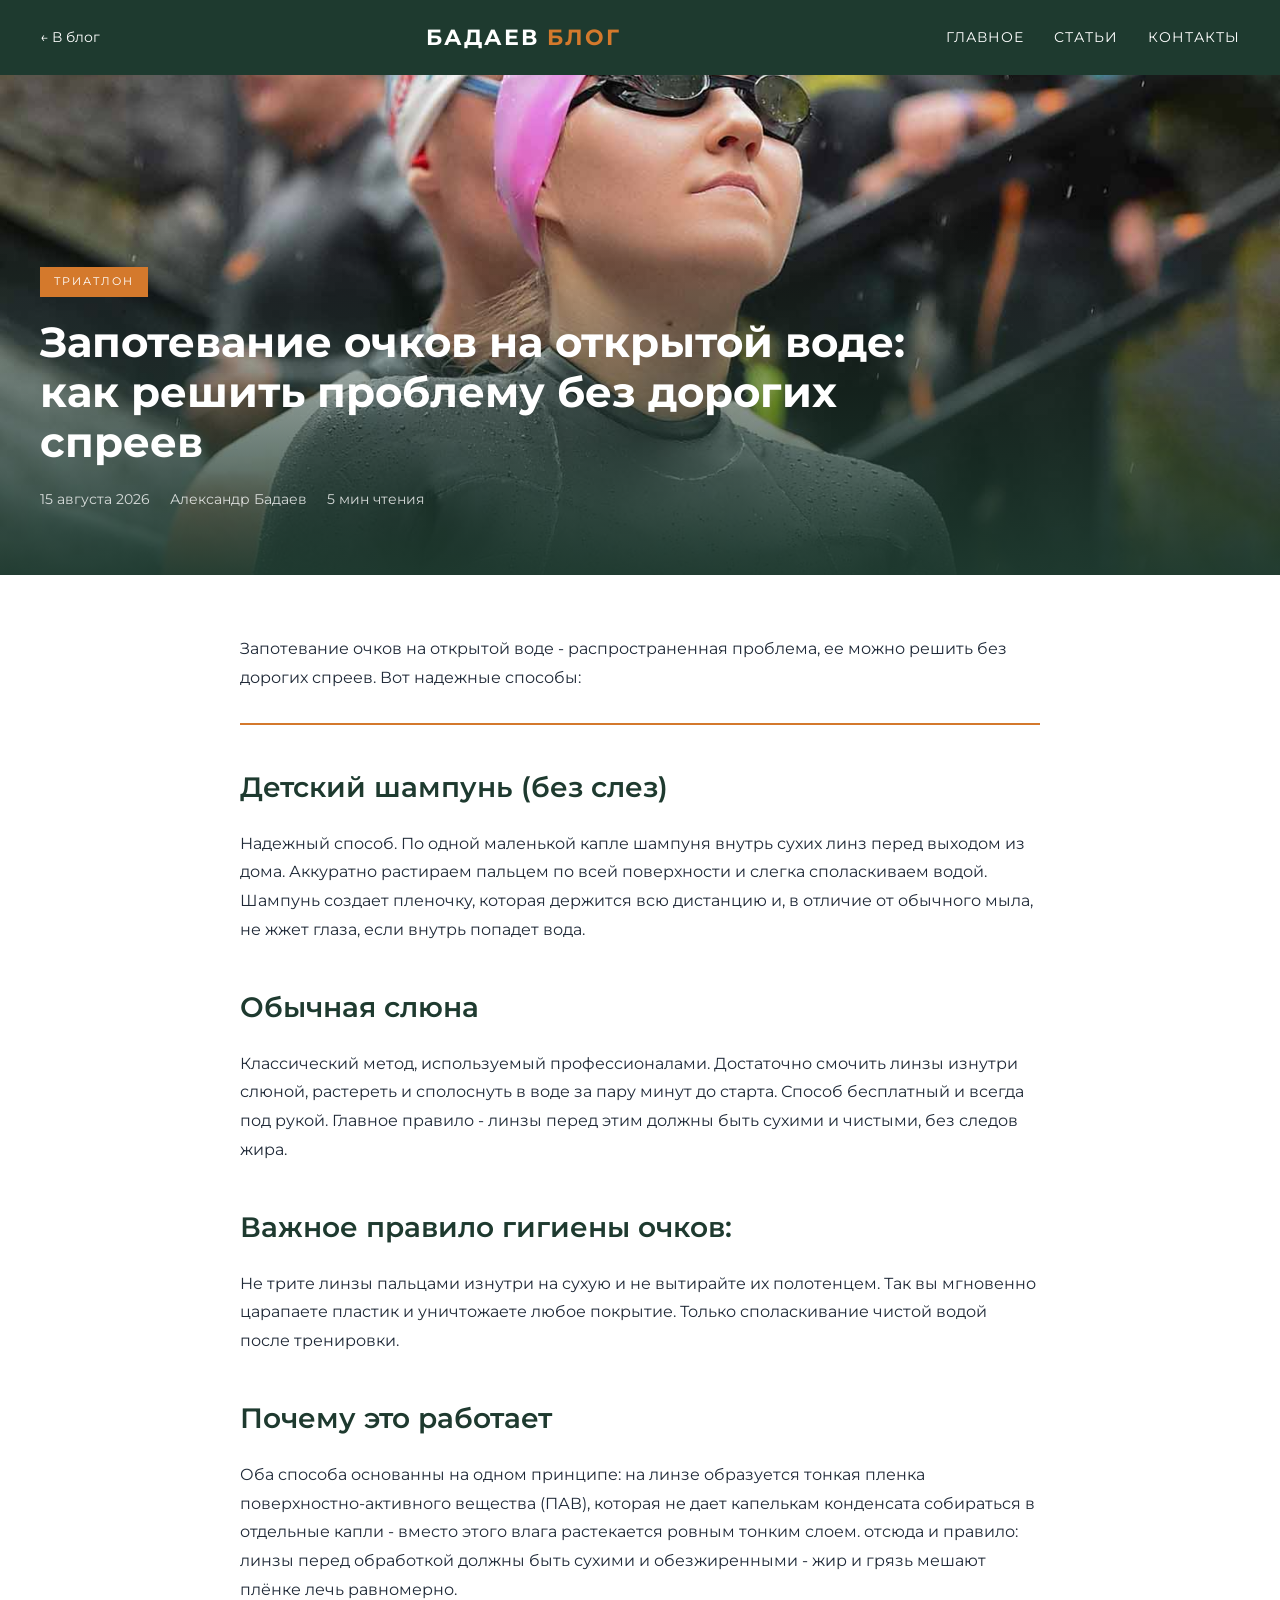
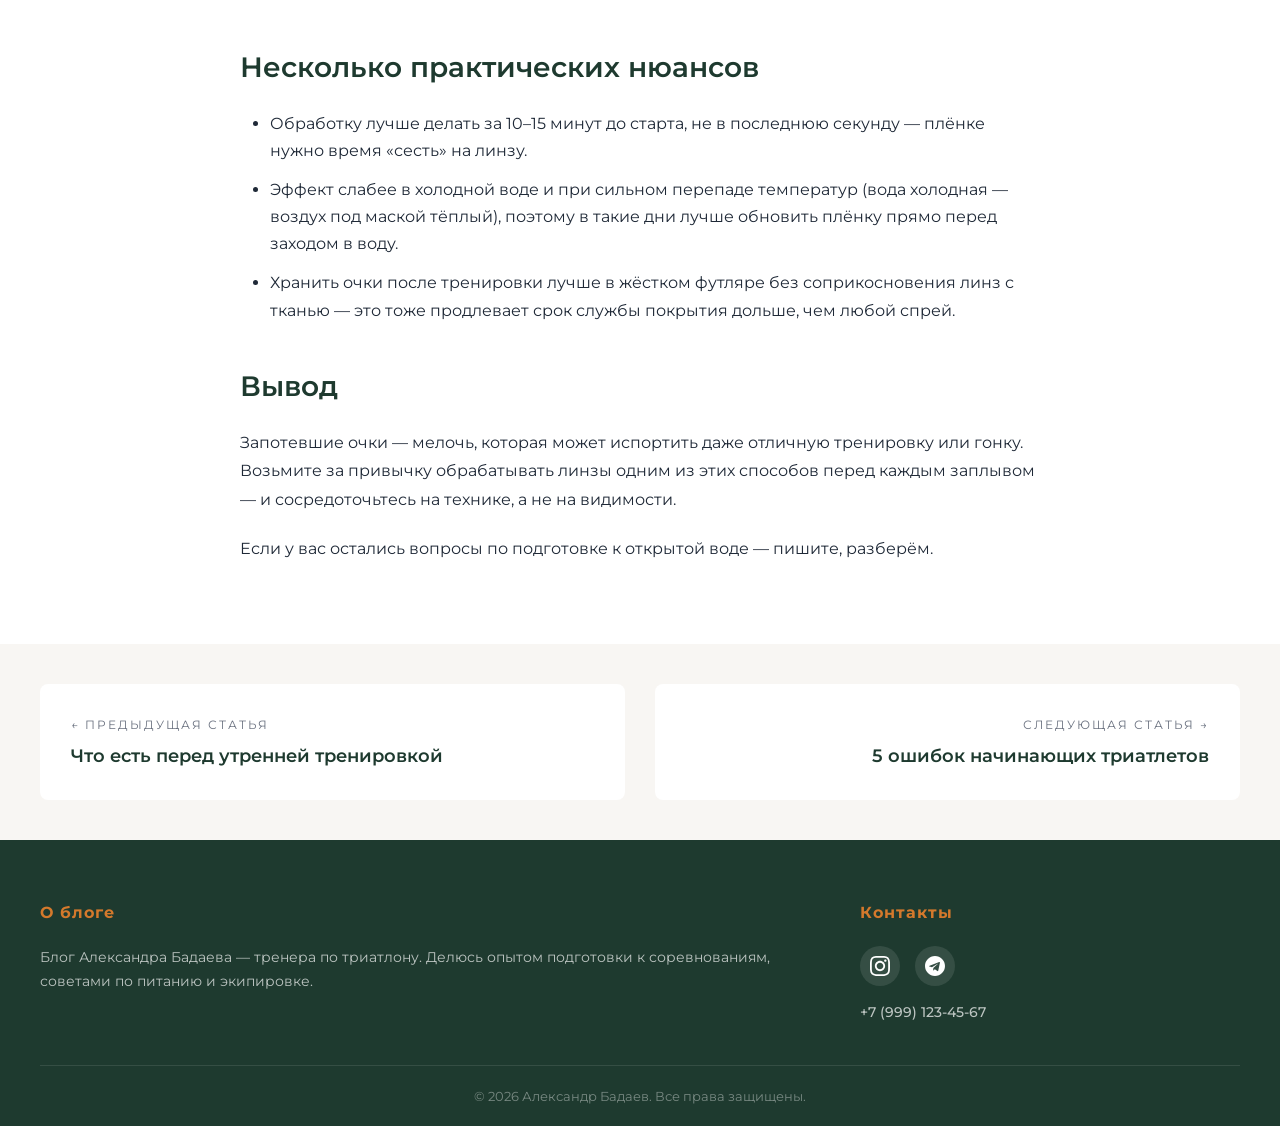
<file: blog/article-2.html>
<!DOCTYPE html>
<html lang="ru">
<head>
    <meta charset="UTF-8">
    <meta name="viewport" content="width=device-width, initial-scale=1.0">
    <title>Запотевание очков на открытой воде: как решить проблему без дорогих спреев</title>
    <link href="https://fonts.googleapis.com/css2?family=Montserrat:wght@300;400;500;600;700&display=swap" rel="stylesheet">
    <link rel="stylesheet" href="style.css">
    <link rel="stylesheet" href="article.css">
</head>
<body>

    <!-- ШАПКА -->
    <header class="blog-header">
        <div class="header-inner">
            <a href="index.html" class="back-link">← В блог</a>
            <div class="logo">БАДАЕВ <span class="accent">БЛОГ</span></div>
            <nav>
                <a href="index.html#featured">Главное</a>
                <a href="index.html#articles">Статьи</a>
                <a href="index.html#footer">Контакты</a>
            </nav>
        </div>
    </header>

    <!-- ГЛАВНОЕ ФОТО СТАТЬИ -->
    <section class="article-hero">
        <img src="article1.jpg" alt="Подготовка к триатлону">
        <div class="hero-overlay">
            <span class="tag">ТРИАТЛОН</span>
            <h1>Запотевание очков на открытой воде: как решить проблему без дорогих спреев</h1>
            <div class="meta">
                <span>15 августа 2026</span>
                <span>Александр Бадаев</span>
                <span>5 мин чтения</span>
            </div>
        </div>
    </section>

    <!-- ТЕКСТ СТАТЬИ -->
    <article class="article-content">
        <div class="content-inner">
            
            <p class="lead">Запотевание очков на открытой воде - распространенная проблема, ее можно решить без дорогих спреев. Вот надежные способы:</p>

            <h2>Детский шампунь (без слез)</h2>
            <p>Надежный способ. По одной маленькой капле шампуня внутрь сухих линз перед выходом из дома. Аккуратно растираем пальцем по всей поверхности и слегка споласкиваем водой. Шампунь создает пленочку, которая держится всю дистанцию и, в отличие от обычного мыла, не жжет глаза, если внутрь попадет вода.</p>

            <h2>Обычная слюна</h2>
            <p>Классический метод, используемый профессионалами. Достаточно смочить линзы изнутри слюной, растереть и сполоснуть в воде за пару минут до старта. Способ бесплатный и всегда под рукой. Главное правило - линзы перед этим должны быть сухими и чистыми, без следов жира.</p>
            
            <h2>Важное правило гигиены очков:</h2>
            <p>Не трите линзы пальцами изнутри на сухую и не вытирайте их полотенцем. Так вы мгновенно царапаете пластик и уничтожаете любое покрытие. Только споласкивание чистой водой после тренировки.</p>
    
            <h2>Почему это работает</h2>
            <p>Оба способа основанны на одном принципе: на линзе образуется тонкая пленка поверхностно-активного вещества (ПАВ), которая не дает капелькам конденсата собираться в отдельные капли - вместо этого влага растекается ровным тонким слоем. отсюда и правило: линзы перед обработкой должны быть сухими и обезжиренными - жир и грязь мешают плёнке лечь равномерно.</p>  
            
            <h2>Несколько практических нюансов</h2>
            <ul>
                <li>Обработку лучше делать за 10–15 минут до старта, не в последнюю секунду — плёнке нужно время «сесть» на линзу.</li>
                <li>Эффект слабее в холодной воде и при сильном перепаде температур (вода холодная — воздух под маской тёплый), поэтому в такие дни лучше обновить плёнку прямо перед заходом в воду.</li>
                <li>Хранить очки после тренировки лучше в жёстком футляре без соприкосновения линз с тканью — это тоже продлевает срок службы покрытия дольше, чем любой спрей.</li>
            </ul>
            <h2>Вывод</h2>
            <p>Запотевшие очки — мелочь, которая может испортить даже отличную тренировку или гонку. Возьмите за привычку обрабатывать линзы одним из этих способов перед каждым заплывом — и сосредоточьтесь на технике, а не на видимости.</p>
            <p>Если у вас остались вопросы по подготовке к открытой воде — пишите, разберём.</p>

        </div>
    </article>

    <!-- НАВИГАЦИЯ МЕЖДУ СТАТЬЯМИ -->
    <section class="article-nav">
        <div class="nav-inner">
            <a href="article-2.html" class="nav-prev">
                <span>← Предыдущая статья</span>
                <h3>Что есть перед утренней тренировкой</h3>
            </a>
            <a href="article-3.html" class="nav-next">
                <span>Следующая статья →</span>
                <h3>5 ошибок начинающих триатлетов</h3>
            </a>
        </div>
    </section>

    <!-- ФУТЕР -->
    <footer class="blog-footer">
        <div class="footer-inner">
            <div class="footer-col">
                <h4>О блоге</h4>
                <p>Блог Александра Бадаева — тренера по триатлону. Делюсь опытом подготовки к соревнованиям, советами по питанию и экипировке.</p>
            </div>
            <div class="footer-col">
                <h4>Контакты</h4>
                <div class="social-icons">
                    <a href="#" class="social-link" title="Instagram">
                        <svg viewBox="0 0 24 24" fill="currentColor">
                            <path d="M12 2.163c3.204 0 3.584.012 4.85.07 3.252.148 4.771 1.691 4.919 4.919.058 1.265.069 1.645.069 4.849 0 3.205-.012 3.584-.069 4.849-.149 3.225-1.664 4.771-4.919 4.919-1.266.058-1.644.07-4.85.07-3.204 0-3.584-.012-4.849-.07-3.26-.149-4.771-1.699-4.919-4.92-.058-1.265-.07-1.644-.07-4.849 0-3.204.013-3.583.07-4.849.149-3.227 1.664-4.771 4.919-4.919 1.266-.057 1.645-.069 4.849-.069zm0-2.163c-3.259 0-3.667.014-4.947.072-4.358.2-6.78 2.618-6.98 6.98-.059 1.281-.073 1.689-.073 4.948 0 3.259.014 3.668.072 4.948.2 4.358 2.618 6.78 6.98 6.98 1.281.058 1.689.072 4.948.072 3.259 0 3.668-.014 4.948-.072 4.354-.2 6.782-2.618 6.979-6.98.059-1.28.073-1.689.073-4.948 0-3.259-.014-3.667-.072-4.947-.196-4.354-2.617-6.78-6.979-6.98-1.281-.059-1.69-.073-4.949-.073zm0 5.838c-3.403 0-6.162 2.759-6.162 6.162s2.759 6.163 6.162 6.163 6.162-2.759 6.162-6.163c0-3.403-2.759-6.162-6.162-6.162zm0 10.162c-2.209 0-4-1.79-4-4 0-2.209 1.791-4 4-4s4 1.791 4 4c0 2.21-1.791 4-4 4zm6.406-11.845c-.796 0-1.441.645-1.441 1.44s.645 1.44 1.441 1.44c.795 0 1.439-.645 1.439-1.44s-.644-1.44-1.439-1.44z"/>
                        </svg>
                    </a>
                    <a href="#" class="social-link" title="Telegram">
                        <svg viewBox="0 0 24 24" fill="currentColor">
                            <path d="M12 0C5.373 0 0 5.373 0 12s5.373 12 12 12 12-5.373 12-12S18.627 0 12 0zm5.894 8.221l-1.97 9.28c-.145.658-.537.818-1.084.508l-3-2.21-1.446 1.394c-.14.18-.357.295-.6.295l.213-3.054 5.56-5.022c.24-.213-.054-.334-.373-.121l-6.869 4.326-2.96-.924c-.64-.203-.658-.64.135-.954l11.566-4.458c.538-.196 1.006.128.832.94z"/>
                        </svg>
                    </a>
                </div>
                <p class="phone">+7 (999) 123-45-67</p>
            </div>
        </div>
        <div class="footer-bottom">
            <p>© 2026 Александр Бадаев. Все права защищены.</p>
        </div>
    </footer>

</body>
</html>
</file>
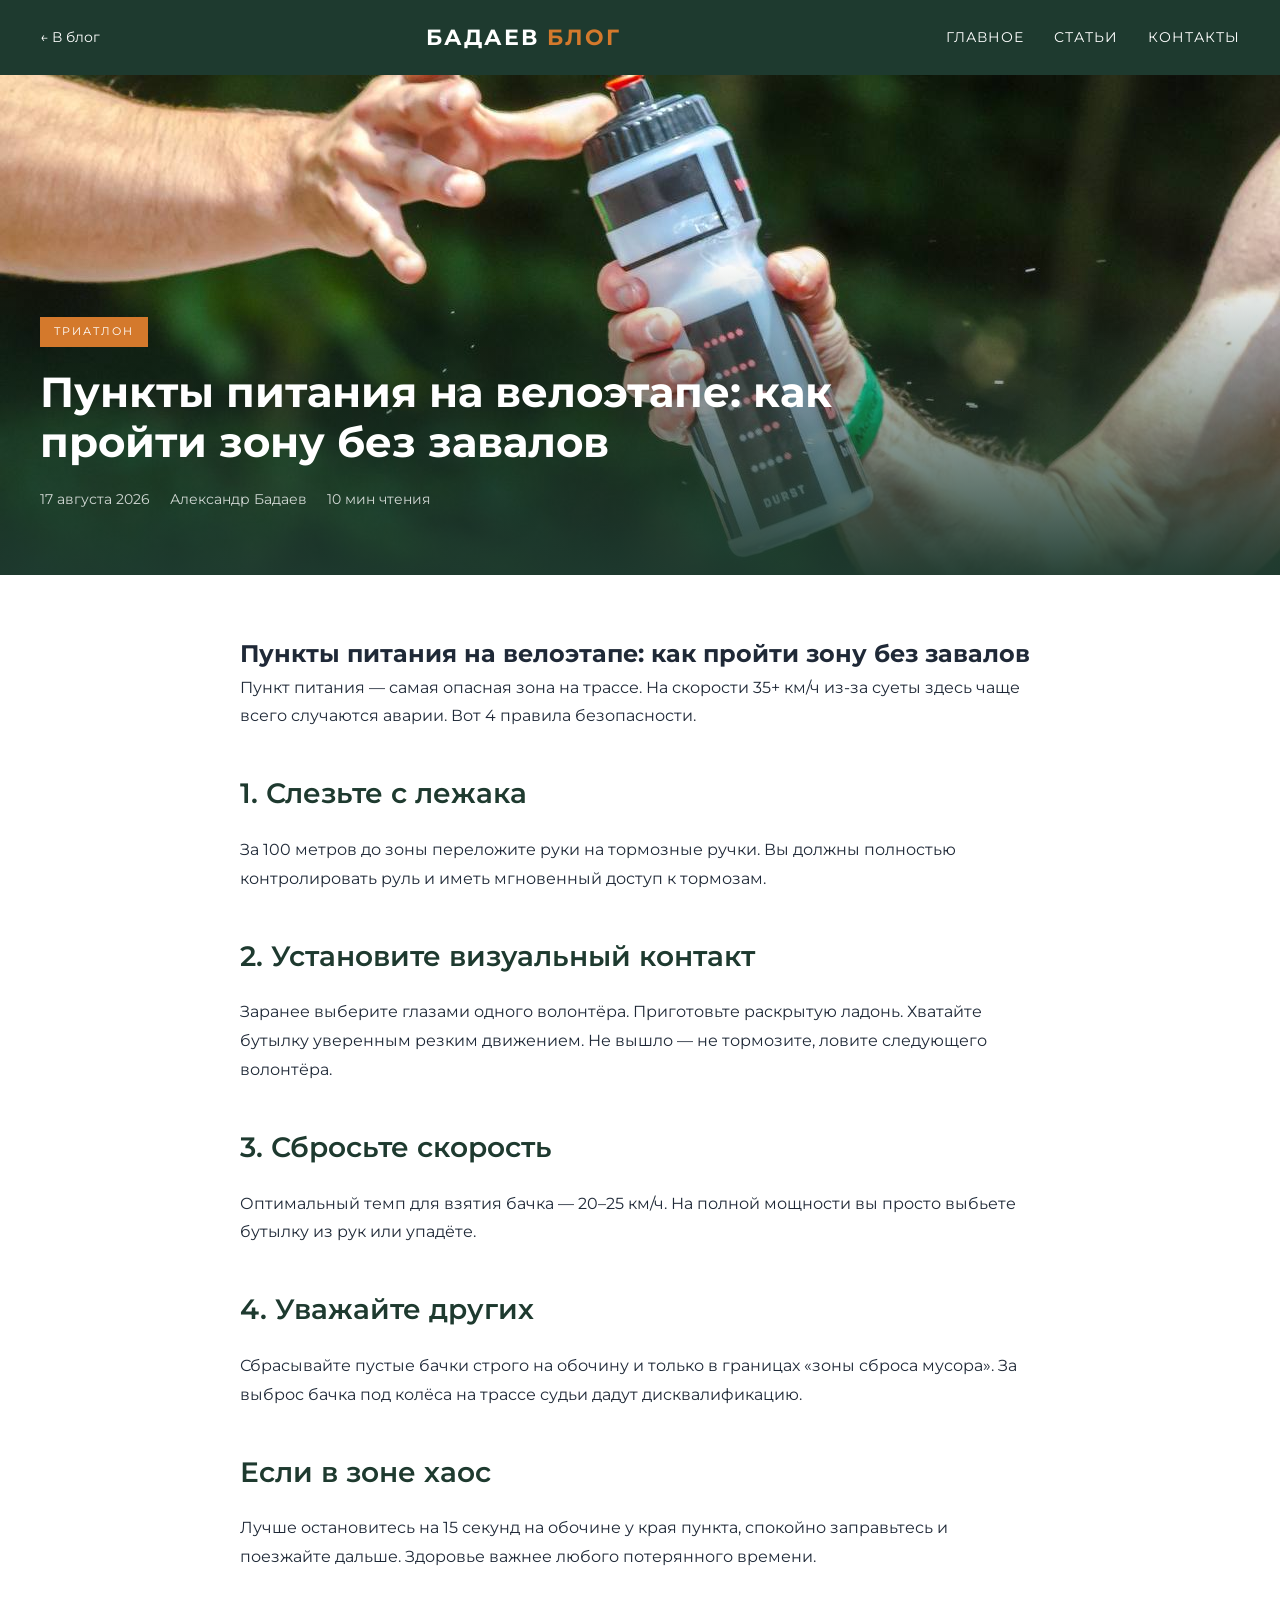
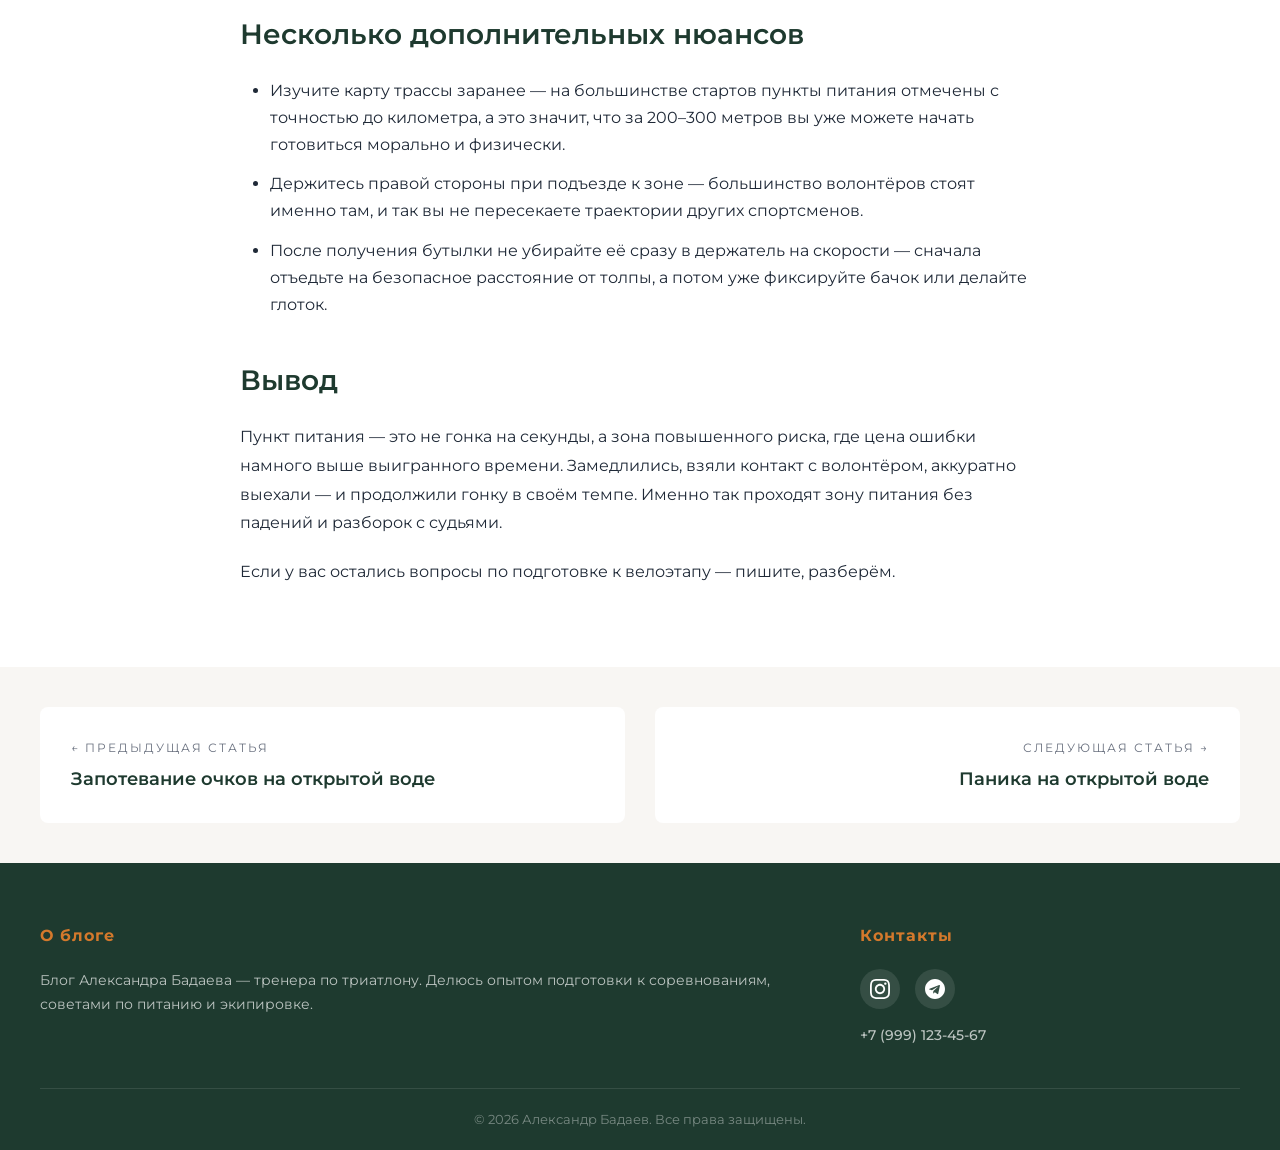
<file: blog/article-3.html>
<!DOCTYPE html>
<html lang="ru">
<head>
    <meta charset="UTF-8">
    <meta name="viewport" content="width=device-width, initial-scale=1.0">
    <title>Пункты питания на велоэтапе: как пройти зону без завалов</title>
    <link href="https://fonts.googleapis.com/css2?family=Montserrat:wght@300;400;500;600;700&display=swap" rel="stylesheet">
    <link rel="stylesheet" href="style.css">
    <link rel="stylesheet" href="article.css">
</head>
<body>

    <!-- ШАПКА -->
    <header class="blog-header">
        <div class="header-inner">
            <a href="index.html" class="back-link">← В блог</a>
            <div class="logo">БАДАЕВ <span class="accent">БЛОГ</span></div>
            <nav>
                <a href="index.html#featured">Главное</a>
                <a href="index.html#articles">Статьи</a>
                <a href="index.html#footer">Контакты</a>
            </nav>
        </div>
    </header>

    <!-- ГЛАВНОЕ ФОТО СТАТЬИ -->
    <section class="article-hero">
        <img src="article3.jpg" alt="Подготовка к триатлону">
        <div class="hero-overlay">
            <span class="tag">ТРИАТЛОН</span>
            <h1>Пункты питания на велоэтапе: как пройти зону без завалов</h1>
            <div class="meta">
                <span>17 августа 2026</span>
                <span>Александр Бадаев</span>
                <span>10 мин чтения</span>
            </div>
        </div>
    </section>

    <!-- ТЕКСТ СТАТЬИ -->
    <article class="article-content">
        <div class="content-inner">
            
           <h1>Пункты питания на велоэтапе: как пройти зону без завалов</h1>

<p>Пункт питания — самая опасная зона на трассе. На скорости 35+ км/ч из-за суеты здесь чаще всего случаются аварии. Вот 4 правила безопасности.</p>

<h2>1. Слезьте с лежака</h2>
<p>За 100 метров до зоны переложите руки на тормозные ручки. Вы должны полностью контролировать руль и иметь мгновенный доступ к тормозам.</p>

<h2>2. Установите визуальный контакт</h2>
<p>Заранее выберите глазами одного волонтёра. Приготовьте раскрытую ладонь. Хватайте бутылку уверенным резким движением. Не вышло — не тормозите, ловите следующего волонтёра.</p>

<h2>3. Сбросьте скорость</h2>
<p>Оптимальный темп для взятия бачка — 20–25 км/ч. На полной мощности вы просто выбьете бутылку из рук или упадёте.</p>

<h2>4. Уважайте других</h2>
<p>Сбрасывайте пустые бачки строго на обочину и только в границах «зоны сброса мусора». За выброс бачка под колёса на трассе судьи дадут дисквалификацию.</p>

<h2>Если в зоне хаос</h2>
<p>Лучше остановитесь на 15 секунд на обочине у края пункта, спокойно заправьтесь и поезжайте дальше. Здоровье важнее любого потерянного времени.</p>

<h2>Несколько дополнительных нюансов</h2>
<ul>
  <li>Изучите карту трассы заранее — на большинстве стартов пункты питания отмечены с точностью до километра, а это значит, что за 200–300 метров вы уже можете начать готовиться морально и физически.</li>
  <li>Держитесь правой стороны при подъезде к зоне — большинство волонтёров стоят именно там, и так вы не пересекаете траектории других спортсменов.</li>
  <li>После получения бутылки не убирайте её сразу в держатель на скорости — сначала отъедьте на безопасное расстояние от толпы, а потом уже фиксируйте бачок или делайте глоток.</li>
</ul>

<h2>Вывод</h2>
<p>Пункт питания — это не гонка на секунды, а зона повышенного риска, где цена ошибки намного выше выигранного времени. Замедлились, взяли контакт с волонтёром, аккуратно выехали — и продолжили гонку в своём темпе. Именно так проходят зону питания без падений и разборок с судьями.</p>
<p>Если у вас остались вопросы по подготовке к велоэтапу — пишите, разберём.</p>


        </div>
    </article>

    <!-- НАВИГАЦИЯ МЕЖДУ СТАТЬЯМИ -->
    <section class="article-nav">
        <div class="nav-inner">
            <a href="article-2.html" class="nav-prev">
                <span>← Предыдущая статья</span>
                <h3>Запотевание очков на открытой воде</h3>
            </a>
            <a href="article-4.html" class="nav-next">
                <span>Следующая статья →</span>
                <h3>Паника на открытой воде</h3>
            </a>
        </div>
    </section>

    <!-- ФУТЕР -->
    <footer class="blog-footer">
        <div class="footer-inner">
            <div class="footer-col">
                <h4>О блоге</h4>
                <p>Блог Александра Бадаева — тренера по триатлону. Делюсь опытом подготовки к соревнованиям, советами по питанию и экипировке.</p>
            </div>
            <div class="footer-col">
                <h4>Контакты</h4>
                <div class="social-icons">
                    <a href="#" class="social-link" title="Instagram">
                        <svg viewBox="0 0 24 24" fill="currentColor">
                            <path d="M12 2.163c3.204 0 3.584.012 4.85.07 3.252.148 4.771 1.691 4.919 4.919.058 1.265.069 1.645.069 4.849 0 3.205-.012 3.584-.069 4.849-.149 3.225-1.664 4.771-4.919 4.919-1.266.058-1.644.07-4.85.07-3.204 0-3.584-.012-4.849-.07-3.26-.149-4.771-1.699-4.919-4.92-.058-1.265-.07-1.644-.07-4.849 0-3.204.013-3.583.07-4.849.149-3.227 1.664-4.771 4.919-4.919 1.266-.057 1.645-.069 4.849-.069zm0-2.163c-3.259 0-3.667.014-4.947.072-4.358.2-6.78 2.618-6.98 6.98-.059 1.281-.073 1.689-.073 4.948 0 3.259.014 3.668.072 4.948.2 4.358 2.618 6.78 6.98 6.98 1.281.058 1.689.072 4.948.072 3.259 0 3.668-.014 4.948-.072 4.354-.2 6.782-2.618 6.979-6.98.059-1.28.073-1.689.073-4.948 0-3.259-.014-3.667-.072-4.947-.196-4.354-2.617-6.78-6.979-6.98-1.281-.059-1.69-.073-4.949-.073zm0 5.838c-3.403 0-6.162 2.759-6.162 6.162s2.759 6.163 6.162 6.163 6.162-2.759 6.162-6.163c0-3.403-2.759-6.162-6.162-6.162zm0 10.162c-2.209 0-4-1.79-4-4 0-2.209 1.791-4 4-4s4 1.791 4 4c0 2.21-1.791 4-4 4zm6.406-11.845c-.796 0-1.441.645-1.441 1.44s.645 1.44 1.441 1.44c.795 0 1.439-.645 1.439-1.44s-.644-1.44-1.439-1.44z"/>
                        </svg>
                    </a>
                    <a href="#" class="social-link" title="Telegram">
                        <svg viewBox="0 0 24 24" fill="currentColor">
                            <path d="M12 0C5.373 0 0 5.373 0 12s5.373 12 12 12 12-5.373 12-12S18.627 0 12 0zm5.894 8.221l-1.97 9.28c-.145.658-.537.818-1.084.508l-3-2.21-1.446 1.394c-.14.18-.357.295-.6.295l.213-3.054 5.56-5.022c.24-.213-.054-.334-.373-.121l-6.869 4.326-2.96-.924c-.64-.203-.658-.64.135-.954l11.566-4.458c.538-.196 1.006.128.832.94z"/>
                        </svg>
                    </a>
                </div>
                <p class="phone">+7 (999) 123-45-67</p>
            </div>
        </div>
        <div class="footer-bottom">
            <p>© 2026 Александр Бадаев. Все права защищены.</p>
        </div>
    </footer>

</body>
</html>
</file>
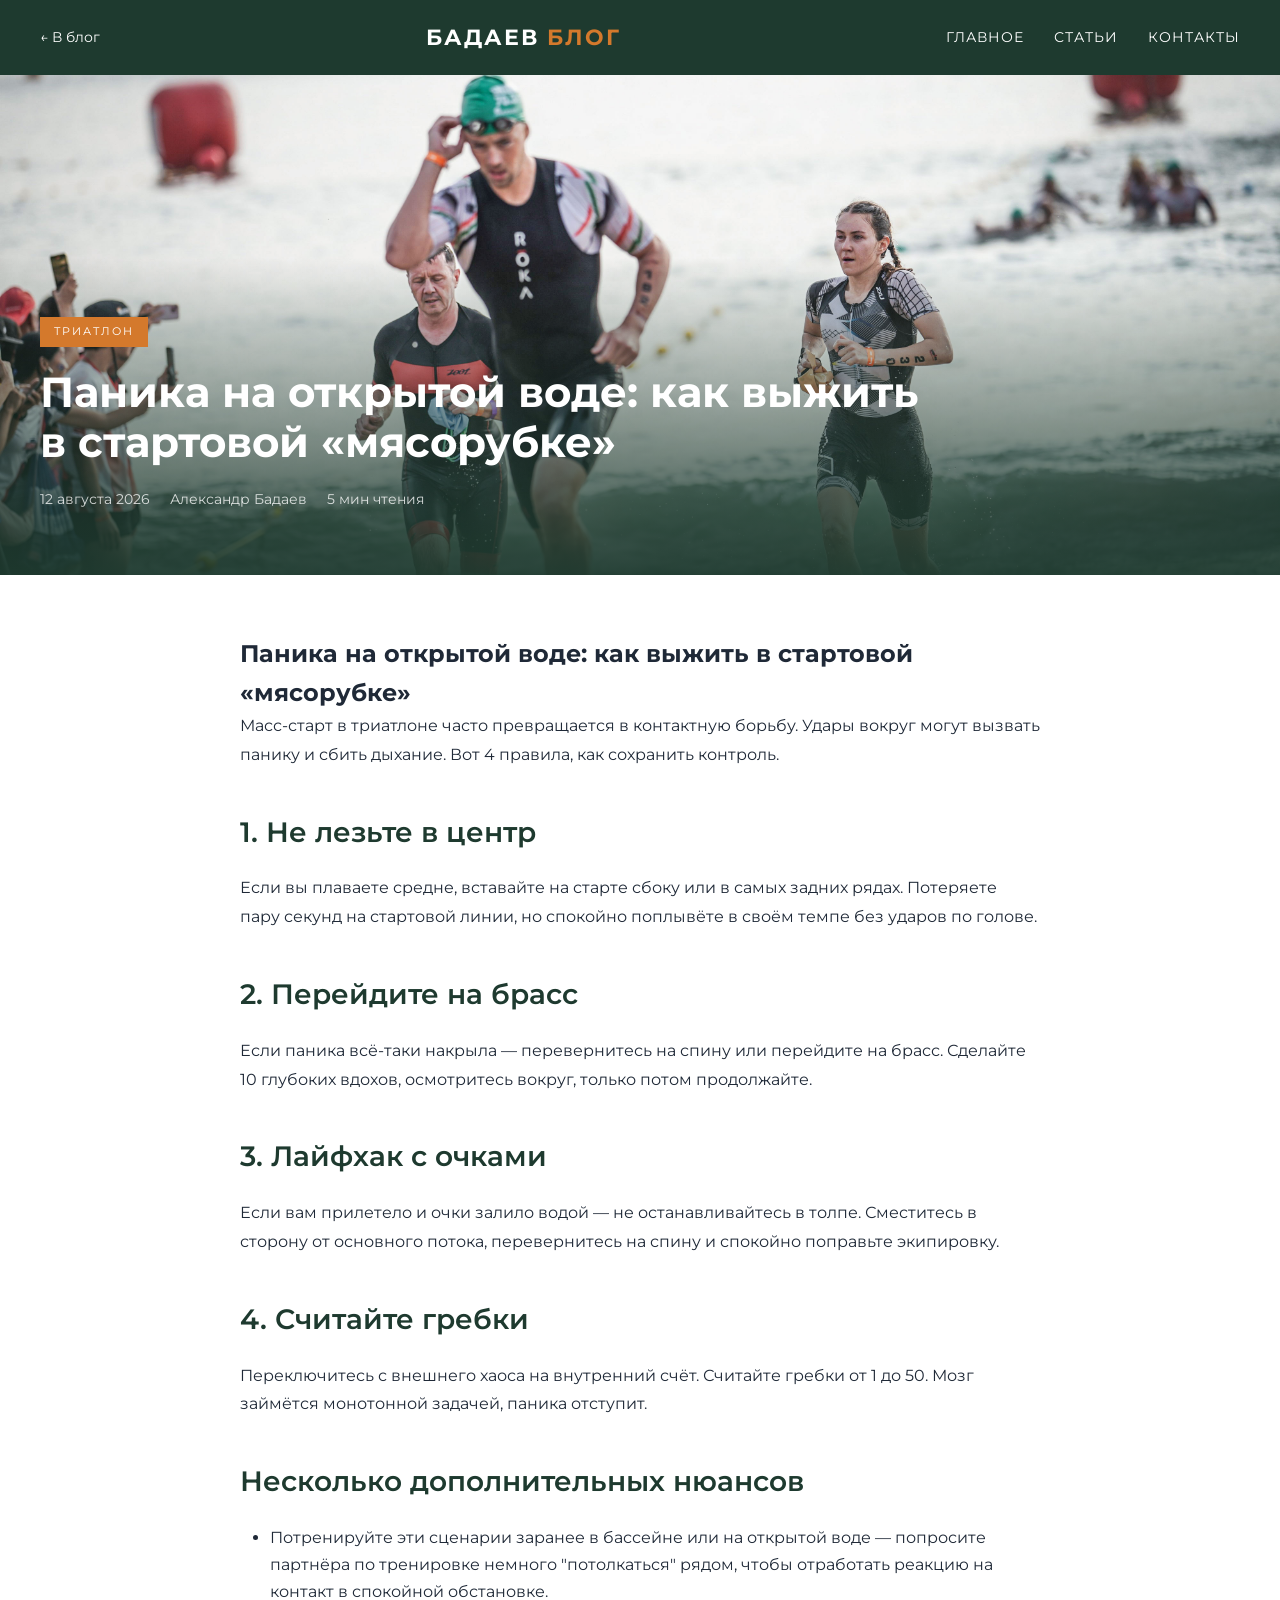
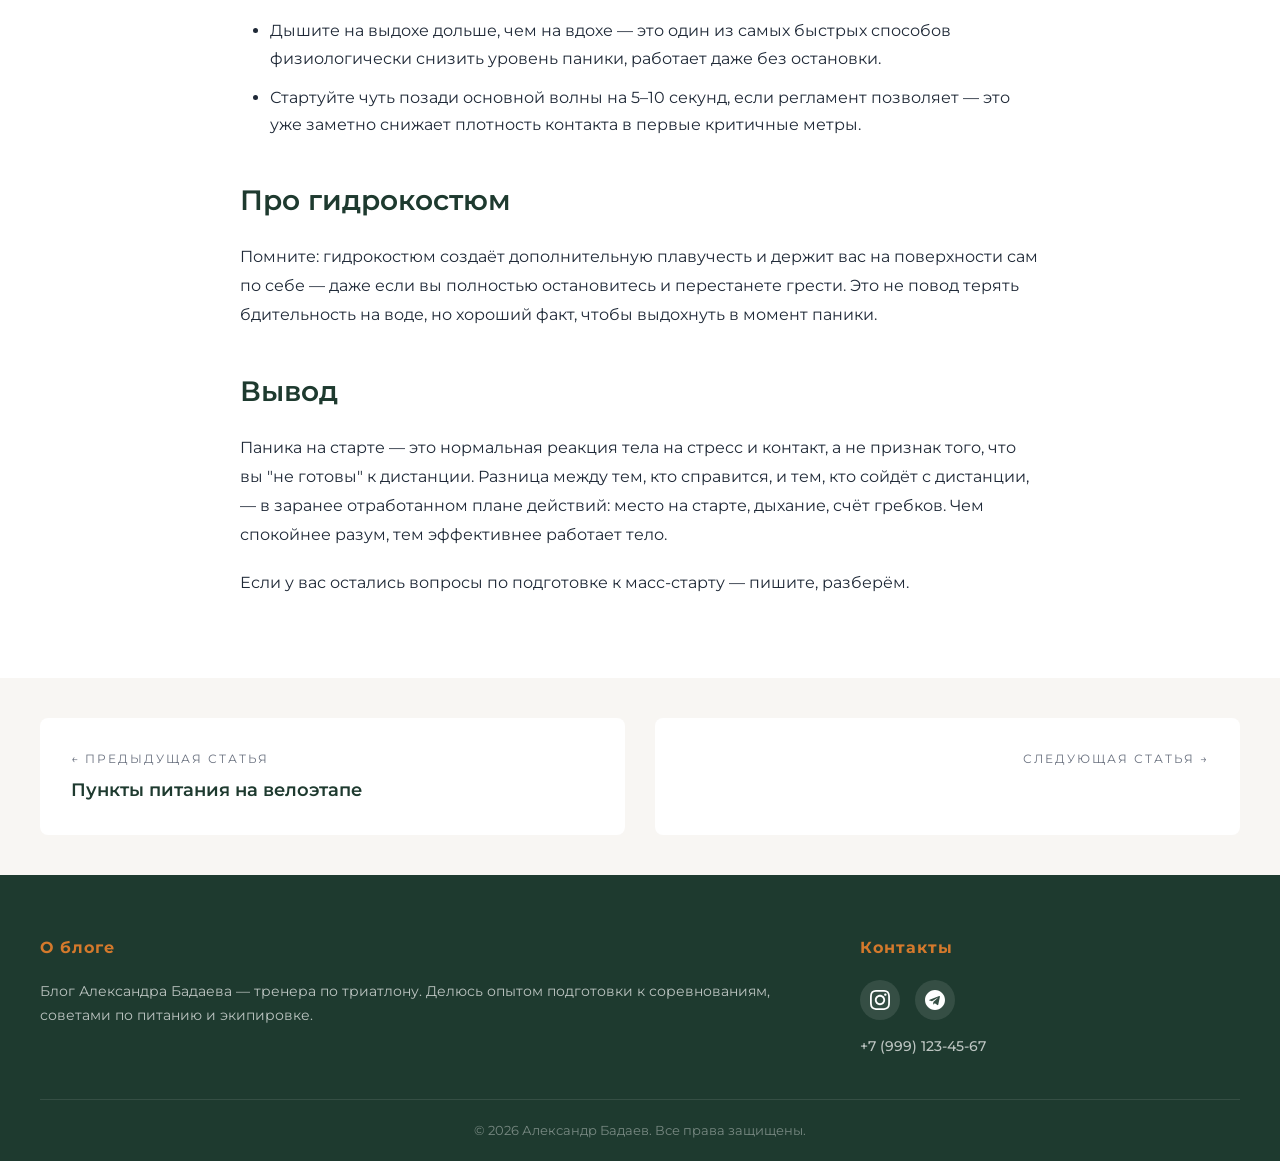
<file: blog/article-4.html>
<!DOCTYPE html>
<html lang="ru">
<head>
    <meta charset="UTF-8">
    <meta name="viewport" content="width=device-width, initial-scale=1.0">
    <title>Паника на открытой воде: как выжить в стартовой «мясорубке»</title>
    <link href="https://fonts.googleapis.com/css2?family=Montserrat:wght@300;400;500;600;700&display=swap" rel="stylesheet">
    <link rel="stylesheet" href="style.css">
    <link rel="stylesheet" href="article.css">
</head>
<body>

    <!-- ШАПКА -->
    <header class="blog-header">
        <div class="header-inner">
            <a href="index.html" class="back-link">← В блог</a>
            <div class="logo">БАДАЕВ <span class="accent">БЛОГ</span></div>
            <nav>
                <a href="index.html#featured">Главное</a>
                <a href="index.html#articles">Статьи</a>
                <a href="index.html#footer">Контакты</a>
            </nav>
        </div>
    </header>

    <!-- ГЛАВНОЕ ФОТО СТАТЬИ -->
    <section class="article-hero">
        <img src="article4.jpg" alt="Подготовка к триатлону">
        <div class="hero-overlay">
            <span class="tag">ТРИАТЛОН</span>
            <h1>Паника на открытой воде: как выжить в стартовой «мясорубке»</h1>
            <div class="meta">
                <span>12 августа 2026</span>
                <span>Александр Бадаев</span>
                <span>5 мин чтения</span>
            </div>
        </div>
    </section>

    <!-- ТЕКСТ СТАТЬИ -->
    <article class="article-content">
        <div class="content-inner">
            
           <h1>Паника на открытой воде: как выжить в стартовой «мясорубке»</h1>

<p>Масс-старт в триатлоне часто превращается в контактную борьбу. Удары вокруг могут вызвать панику и сбить дыхание. Вот 4 правила, как сохранить контроль.</p>

<h2>1. Не лезьте в центр</h2>
<p>Если вы плаваете средне, вставайте на старте сбоку или в самых задних рядах. Потеряете пару секунд на стартовой линии, но спокойно поплывёте в своём темпе без ударов по голове.</p>

<h2>2. Перейдите на брасс</h2>
<p>Если паника всё-таки накрыла — перевернитесь на спину или перейдите на брасс. Сделайте 10 глубоких вдохов, осмотритесь вокруг, только потом продолжайте.</p>

<h2>3. Лайфхак с очками</h2>
<p>Если вам прилетело и очки залило водой — не останавливайтесь в толпе. Сместитесь в сторону от основного потока, перевернитесь на спину и спокойно поправьте экипировку.</p>

<h2>4. Считайте гребки</h2>
<p>Переключитесь с внешнего хаоса на внутренний счёт. Считайте гребки от 1 до 50. Мозг займётся монотонной задачей, паника отступит.</p>

<h2>Несколько дополнительных нюансов</h2>
<ul>
  <li>Потренируйте эти сценарии заранее в бассейне или на открытой воде — попросите партнёра по тренировке немного "потолкаться" рядом, чтобы отработать реакцию на контакт в спокойной обстановке.</li>
  <li>Дышите на выдохе дольше, чем на вдохе — это один из самых быстрых способов физиологически снизить уровень паники, работает даже без остановки.</li>
  <li>Стартуйте чуть позади основной волны на 5–10 секунд, если регламент позволяет — это уже заметно снижает плотность контакта в первые критичные метры.</li>
</ul>

<h2>Про гидрокостюм</h2>
<p>Помните: гидрокостюм создаёт дополнительную плавучесть и держит вас на поверхности сам по себе — даже если вы полностью остановитесь и перестанете грести. Это не повод терять бдительность на воде, но хороший факт, чтобы выдохнуть в момент паники.</p>

<h2>Вывод</h2>
<p>Паника на старте — это нормальная реакция тела на стресс и контакт, а не признак того, что вы "не готовы" к дистанции. Разница между тем, кто справится, и тем, кто сойдёт с дистанции, — в заранее отработанном плане действий: место на старте, дыхание, счёт гребков. Чем спокойнее разум, тем эффективнее работает тело.</p>
<p>Если у вас остались вопросы по подготовке к масс-старту — пишите, разберём.</p>


        </div>
    </article>

    <!-- НАВИГАЦИЯ МЕЖДУ СТАТЬЯМИ -->
    <section class="article-nav">
        <div class="nav-inner">
            <a href="article-3.html" class="nav-prev">
                <span>← Предыдущая статья</span>
                <h3>Пункты питания на велоэтапе</h3>
            </a>
            <a href="article-.html" class="nav-next">
                <span>Следующая статья →</span>
                <h3></h3>
            </a>
        </div>
    </section>

    <!-- ФУТЕР -->
    <footer class="blog-footer">
        <div class="footer-inner">
            <div class="footer-col">
                <h4>О блоге</h4>
                <p>Блог Александра Бадаева — тренера по триатлону. Делюсь опытом подготовки к соревнованиям, советами по питанию и экипировке.</p>
            </div>
            <div class="footer-col">
                <h4>Контакты</h4>
                <div class="social-icons">
                    <a href="#" class="social-link" title="Instagram">
                        <svg viewBox="0 0 24 24" fill="currentColor">
                            <path d="M12 2.163c3.204 0 3.584.012 4.85.07 3.252.148 4.771 1.691 4.919 4.919.058 1.265.069 1.645.069 4.849 0 3.205-.012 3.584-.069 4.849-.149 3.225-1.664 4.771-4.919 4.919-1.266.058-1.644.07-4.85.07-3.204 0-3.584-.012-4.849-.07-3.26-.149-4.771-1.699-4.919-4.92-.058-1.265-.07-1.644-.07-4.849 0-3.204.013-3.583.07-4.849.149-3.227 1.664-4.771 4.919-4.919 1.266-.057 1.645-.069 4.849-.069zm0-2.163c-3.259 0-3.667.014-4.947.072-4.358.2-6.78 2.618-6.98 6.98-.059 1.281-.073 1.689-.073 4.948 0 3.259.014 3.668.072 4.948.2 4.358 2.618 6.78 6.98 6.98 1.281.058 1.689.072 4.948.072 3.259 0 3.668-.014 4.948-.072 4.354-.2 6.782-2.618 6.979-6.98.059-1.28.073-1.689.073-4.948 0-3.259-.014-3.667-.072-4.947-.196-4.354-2.617-6.78-6.979-6.98-1.281-.059-1.69-.073-4.949-.073zm0 5.838c-3.403 0-6.162 2.759-6.162 6.162s2.759 6.163 6.162 6.163 6.162-2.759 6.162-6.163c0-3.403-2.759-6.162-6.162-6.162zm0 10.162c-2.209 0-4-1.79-4-4 0-2.209 1.791-4 4-4s4 1.791 4 4c0 2.21-1.791 4-4 4zm6.406-11.845c-.796 0-1.441.645-1.441 1.44s.645 1.44 1.441 1.44c.795 0 1.439-.645 1.439-1.44s-.644-1.44-1.439-1.44z"/>
                        </svg>
                    </a>
                    <a href="#" class="social-link" title="Telegram">
                        <svg viewBox="0 0 24 24" fill="currentColor">
                            <path d="M12 0C5.373 0 0 5.373 0 12s5.373 12 12 12 12-5.373 12-12S18.627 0 12 0zm5.894 8.221l-1.97 9.28c-.145.658-.537.818-1.084.508l-3-2.21-1.446 1.394c-.14.18-.357.295-.6.295l.213-3.054 5.56-5.022c.24-.213-.054-.334-.373-.121l-6.869 4.326-2.96-.924c-.64-.203-.658-.64.135-.954l11.566-4.458c.538-.196 1.006.128.832.94z"/>
                        </svg>
                    </a>
                </div>
                <p class="phone">+7 (999) 123-45-67</p>
            </div>
        </div>
        <div class="footer-bottom">
            <p>© 2026 Александр Бадаев. Все права защищены.</p>
        </div>
    </footer>

</body>
</html>
</file>
<file: blog/style.css>
:root {
    --dark-green: #1e3a2f;
    --accent: #d4792c;
    --light-bg: #f8f6f3;
    --white: #ffffff;
    --gray: #6b7280;
    --dark: #1f2937;
}

* {
    margin: 0;
    padding: 0;
    box-sizing: border-box;
}

body {
    font-family: 'Montserrat', sans-serif;
    color: var(--dark);
    line-height: 1.6;
    background: var(--light-bg);
}

/* ШАПКА */
.blog-header {
    background: var(--dark-green);
    padding: 20px 40px;
    position: sticky;
    top: 0;
    z-index: 100;
}

.header-inner {
    max-width: 1400px;
    margin: 0 auto;
    display: flex;
    justify-content: space-between;
    align-items: center;
}

.back-link {
    color: var(--white);
    text-decoration: none;
    font-size: 14px;
    transition: color 0.3s;
}

.back-link:hover {
    color: var(--accent);
}

.logo {
    color: var(--white);
    font-size: 22px;
    font-weight: 700;
    letter-spacing: 2px;
}

.logo .accent {
    color: var(--accent);
}

.blog-header nav {
    display: flex;
    gap: 30px;
}

.blog-header nav a {
    color: var(--white);
    text-decoration: none;
    font-size: 14px;
    text-transform: uppercase;
    letter-spacing: 1px;
    transition: color 0.3s;
}

.blog-header nav a:hover {
    color: var(--accent);
}

/* FEATURED POST */
.featured {
    padding: 60px 40px;
    background: var(--white);
}

.featured-inner {
    max-width: 1400px;
    margin: 0 auto;
    display: grid;
    grid-template-columns: 1fr 1fr;
    gap: 60px;
    align-items: center;
}

.label {
    display: inline-block;
    font-size: 12px;
    letter-spacing: 3px;
    color: var(--accent);
    margin-bottom: 20px;
    font-weight: 600;
}

.featured-text h1 {
    font-size: 42px;
    line-height: 1.2;
    margin-bottom: 25px;
    color: var(--dark-green);
    font-weight: 600;
}

.meta {
    display: flex;
    gap: 20px;
    font-size: 13px;
    color: var(--gray);
    margin-bottom: 25px;
}

.featured-text p {
    font-size: 16px;
    line-height: 1.8;
    color: var(--gray);
    margin-bottom: 25px;
}

.tag {
    display: inline-block;
    padding: 6px 14px;
    background: var(--dark-green);
    color: var(--white);
    font-size: 11px;
    letter-spacing: 2px;
    margin-right: 15px;
}

.btn-details {
    display: inline-block;
    padding: 14px 35px;
    background: var(--accent);
    color: var(--white);
    text-decoration: none;
    font-size: 13px;
    letter-spacing: 2px;
    text-transform: uppercase;
    transition: all 0.3s;
}

.btn-details:hover {
    background: var(--dark-green);
    transform: translateY(-2px);
}

.featured-image img {
    width: 100%;
    height: 500px;
    object-fit: cover;
    border-radius: 8px;
}

/* ФИЛЬТРЫ */
.filters {
    padding: 40px;
    background: var(--light-bg);
}

.filters-inner {
    max-width: 1400px;
    margin: 0 auto;
    display: flex;
    justify-content: center;
    gap: 10px;
    flex-wrap: wrap;
}

.filter-btn {
    padding: 12px 28px;
    background: transparent;
    border: 1px solid var(--dark-green);
    color: var(--dark-green);
    font-family: inherit;
    font-size: 13px;
    letter-spacing: 1px;
    text-transform: uppercase;
    cursor: pointer;
    transition: all 0.3s;
}

.filter-btn:hover,
.filter-btn.active {
    background: var(--dark-green);
    color: var(--white);
}

/* СЕТКА СТАТЕЙ */
.articles {
    padding: 60px 40px;
    background: var(--light-bg);
}

.articles-grid {
    max-width: 1400px;
    margin: 0 auto;
    display: grid;
    grid-template-columns: repeat(3, 1fr);
    gap: 30px;
}

.article-card {
    background: var(--white);
    border-radius: 8px;
    overflow: hidden;
    transition: transform 0.3s, box-shadow 0.3s;
}

.article-card:hover {
    transform: translateY(-5px);
    box-shadow: 0 15px 40px rgba(0,0,0,0.1);
}

.card-image {
    position: relative;
    height: 280px;
    overflow: hidden;
}

.card-image img {
    width: 100%;
    height: 100%;
    object-fit: cover;
    transition: transform 0.5s;
}

.article-card:hover .card-image img {
    transform: scale(1.05);
}

.card-tag {
    position: absolute;
    bottom: 15px;
    left: 15px;
    padding: 6px 12px;
    background: var(--accent);
    color: var(--white);
    font-size: 10px;
    letter-spacing: 2px;
    font-weight: 600;
}

.card-content {
    padding: 25px;
}

.card-meta {
    display: flex;
    gap: 15px;
    font-size: 12px;
    color: var(--gray);
    margin-bottom: 12px;
}

.card-content h3 {
    font-size: 18px;
    line-height: 1.4;
    margin-bottom: 12px;
    color: var(--dark-green);
    font-weight: 600;
}

.card-content p {
    font-size: 14px;
    color: var(--gray);
    line-height: 1.6;
    margin-bottom: 15px;
}

.read-more {
    color: var(--accent);
    text-decoration: none;
    font-size: 13px;
    font-weight: 600;
    letter-spacing: 1px;
    text-transform: uppercase;
    transition: color 0.3s;
}

.read-more:hover {
    color: var(--dark-green);
}

/* ФУТЕР */
.blog-footer {
    background: var(--dark-green);
    color: var(--white);
    padding: 60px 40px 20px;
}

.footer-inner {
    max-width: 1400px;
    margin: 0 auto;
    display: grid;
    grid-template-columns: 2fr 1fr;
    gap: 60px;
    margin-bottom: 40px;
}

.footer-col h4 {
    font-size: 16px;
    margin-bottom: 20px;
    color: var(--accent);
    letter-spacing: 1px;
}

.footer-col p {
    color: rgba(255,255,255,0.7);
    font-size: 14px;
    line-height: 1.7;
}

.social-icons {
    display: flex;
    gap: 15px;
    margin-bottom: 15px;
}

.social-link {
    width: 40px;
    height: 40px;
    display: flex;
    align-items: center;
    justify-content: center;
    background: rgba(255,255,255,0.1);
    border-radius: 50%;
    transition: all 0.3s;
}

.social-link svg {
    width: 20px;
    height: 20px;
    fill: var(--white);
}

.social-link:hover {
    background: var(--accent);
    transform: translateY(-3px);
}

.phone {
    font-size: 16px;
    color: var(--white);
    font-weight: 500;
}

.footer-bottom {
    max-width: 1400px;
    margin: 0 auto;
    padding-top: 20px;
    border-top: 1px solid rgba(255,255,255,0.1);
    text-align: center;
    color: rgba(255,255,255,0.4);
    font-size: 13px;
}

/* АДАПТИВ */
@media (max-width: 968px) {
    .featured-inner {
        grid-template-columns: 1fr;
    }
    
    .articles-grid {
        grid-template-columns: repeat(2, 1fr);
    }
    
    .footer-inner {
        grid-template-columns: 1fr;
        gap: 30px;
    }
}

@media (max-width: 600px) {
    .blog-header {
        padding: 15px 20px;
    }
    
    .blog-header nav {
        display: none;
    }
    
    .featured {
        padding: 40px 20px;
    }
    
    .featured-text h1 {
        font-size: 28px;
    }
    
    .featured-image img {
        height: 300px;
    }
    
    .filters {
        padding: 20px;
    }
    
    .articles {
        padding: 40px 20px;
    }
    
    .articles-grid {
        grid-template-columns: 1fr;
    }
    
    .blog-footer {
        padding: 40px 20px 20px;
    }
}
</file>
<file: blog/article.css>
/* СТИЛИ ДЛЯ СТРАНИЦЫ СТАТЬИ */

.article-hero {
    position: relative;
    height: 500px;
    overflow: hidden;
    margin-top: 0;
}

.article-hero img {
    width: 100%;
    height: 100%;
    object-fit: cover;
}

.hero-overlay {
    position: absolute;
    bottom: 0;
    left: 0;
    right: 0;
    padding: 60px 40px 40px;
    background: linear-gradient(transparent, rgba(30, 58, 47, 0.95));
    color: var(--white);
}

.hero-overlay .tag {
    background: var(--accent);
    margin-bottom: 20px;
}

.hero-overlay h1 {
    font-size: 42px;
    line-height: 1.2;
    margin-bottom: 20px;
    max-width: 900px;
    color: var(--white);
}

.hero-overlay .meta {
    display: flex;
    gap: 20px;
    font-size: 14px;
    color: rgba(255,255,255,0.8);
}

/* ТЕКСТ СТАТЬИ */
.article-content {
    padding: 60px 40px;
    background: var(--white);
}

.content-inner {
    max-width: 800px;
    margin: 0 auto;
}

.lead {
    font-size: 20px;
    line-height: 1.7;
    color: var(--dark);
    font-weight: 400;
    margin-bottom: 40px;
    padding-bottom: 30px;
    border-bottom: 2px solid var(--accent);
}

.article-content h2 {
    font-size: 28px;
    color: var(--dark-green);
    margin: 40px 0 20px;
    font-weight: 600;
}

.article-content h3 {
    font-size: 20px;
    color: var(--accent);
    margin: 30px 0 15px;
    font-weight: 600;
}

.article-content p {
    font-size: 16px;
    line-height: 1.8;
    color: var(--dark);
    margin-bottom: 20px;
}

.article-content ul {
    margin: 20px 0 30px 30px;
}

.article-content ul li {
    font-size: 16px;
    line-height: 1.7;
    color: var(--dark);
    margin-bottom: 12px;
}

.article-content ul li strong {
    color: var(--dark-green);
}

/* НАВИГАЦИЯ МЕЖДУ СТАТЬЯМИ */
.article-nav {
    padding: 40px;
    background: var(--light-bg);
}

.nav-inner {
    max-width: 1200px;
    margin: 0 auto;
    display: grid;
    grid-template-columns: 1fr 1fr;
    gap: 30px;
}

.nav-prev, .nav-next {
    display: block;
    padding: 30px;
    background: var(--white);
    border-radius: 8px;
    text-decoration: none;
    transition: all 0.3s;
    border: 1px solid transparent;
}

.nav-prev:hover, .nav-next:hover {
    border-color: var(--accent);
    transform: translateY(-3px);
    box-shadow: 0 10px 30px rgba(0,0,0,0.08);
}

.nav-prev span, .nav-next span {
    display: block;
    font-size: 12px;
    color: var(--gray);
    letter-spacing: 2px;
    text-transform: uppercase;
    margin-bottom: 10px;
}

.nav-prev h3, .nav-next h3 {
    font-size: 18px;
    color: var(--dark-green);
    font-weight: 600;
    line-height: 1.4;
}

.nav-next {
    text-align: right;
}

/* АДАПТИВ */
@media (max-width: 768px) {
    .article-hero {
        height: 350px;
    }
    
    .hero-overlay h1 {
        font-size: 26px;
    }
    
    .hero-overlay {
        padding: 30px 20px 20px;
    }
    
    .article-content {
        padding: 40px 20px;
    }
    
    .article-content h2 {
        font-size: 22px;
    }
    
    .lead {
        font-size: 17px;
    }
    
    .nav-inner {
        grid-template-columns: 1fr;
    }
    
    .nav-next {
        text-align: left;
    }
}
</file>
